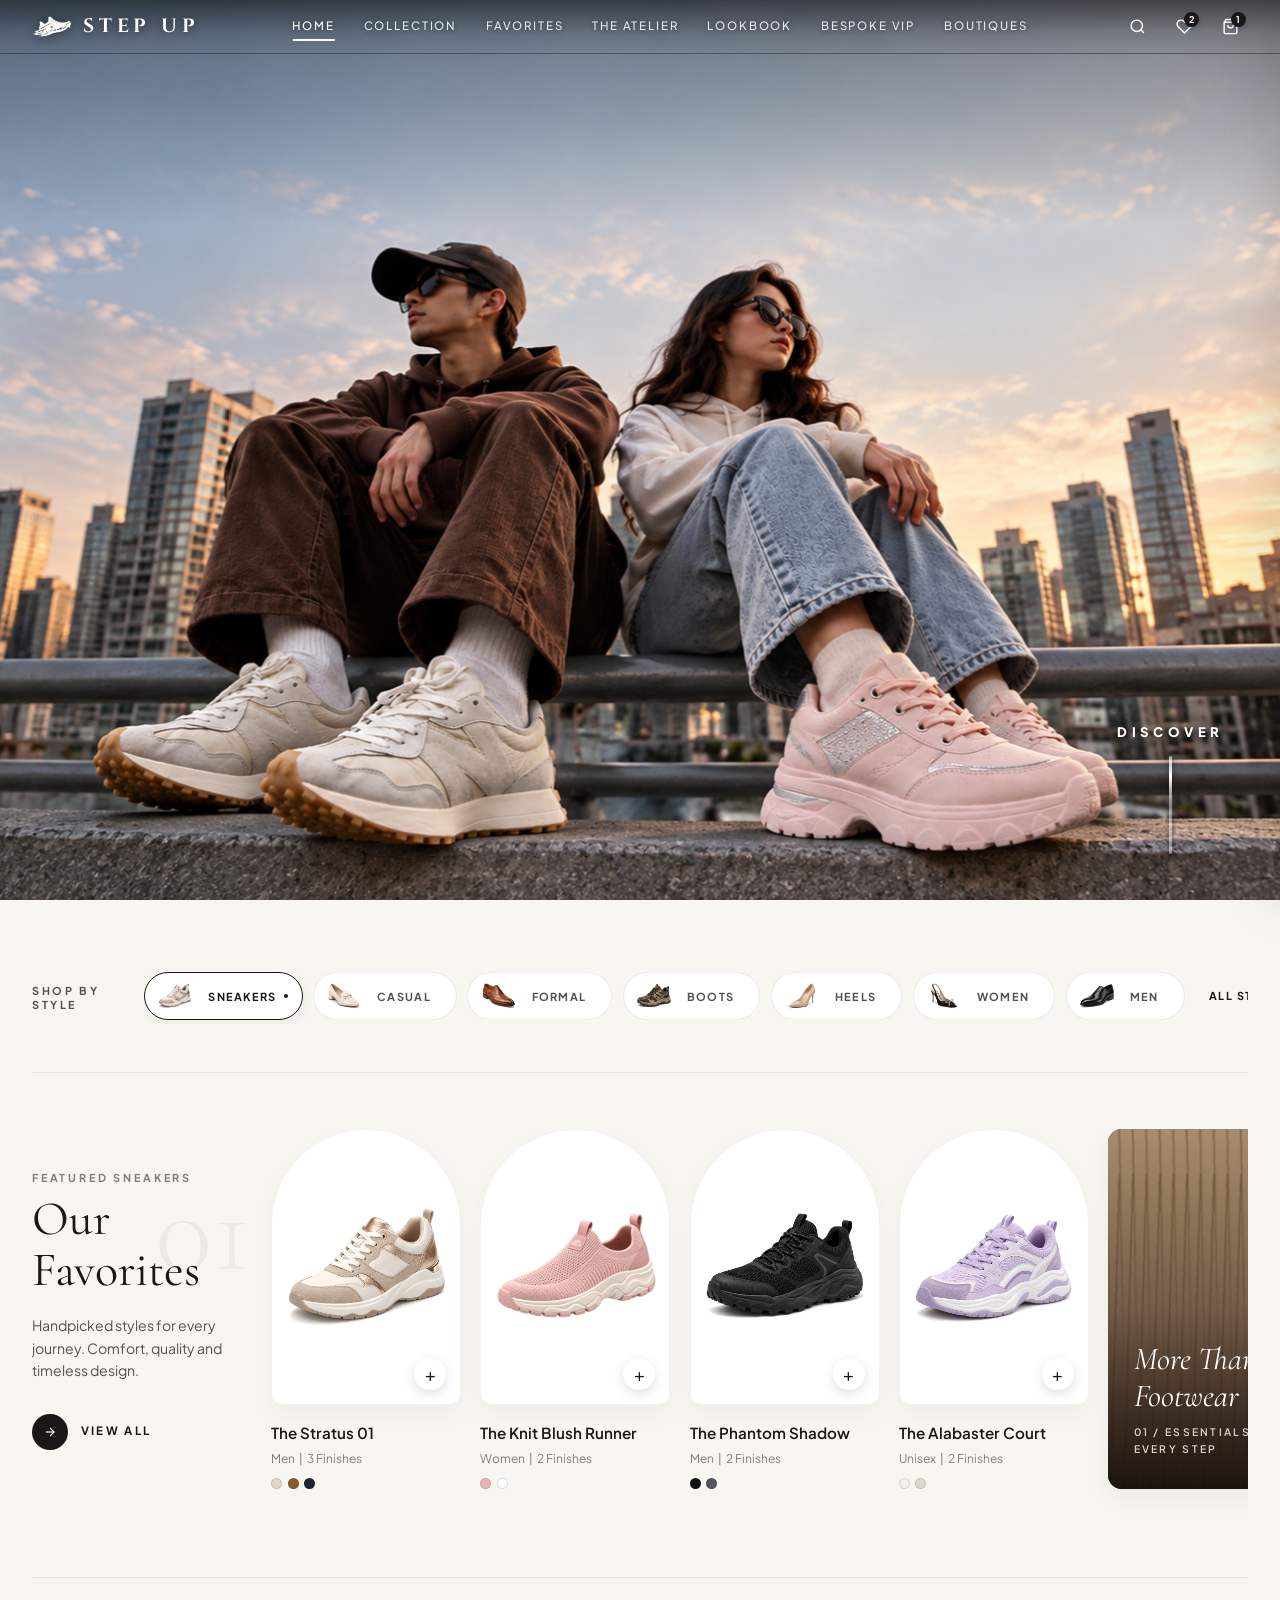
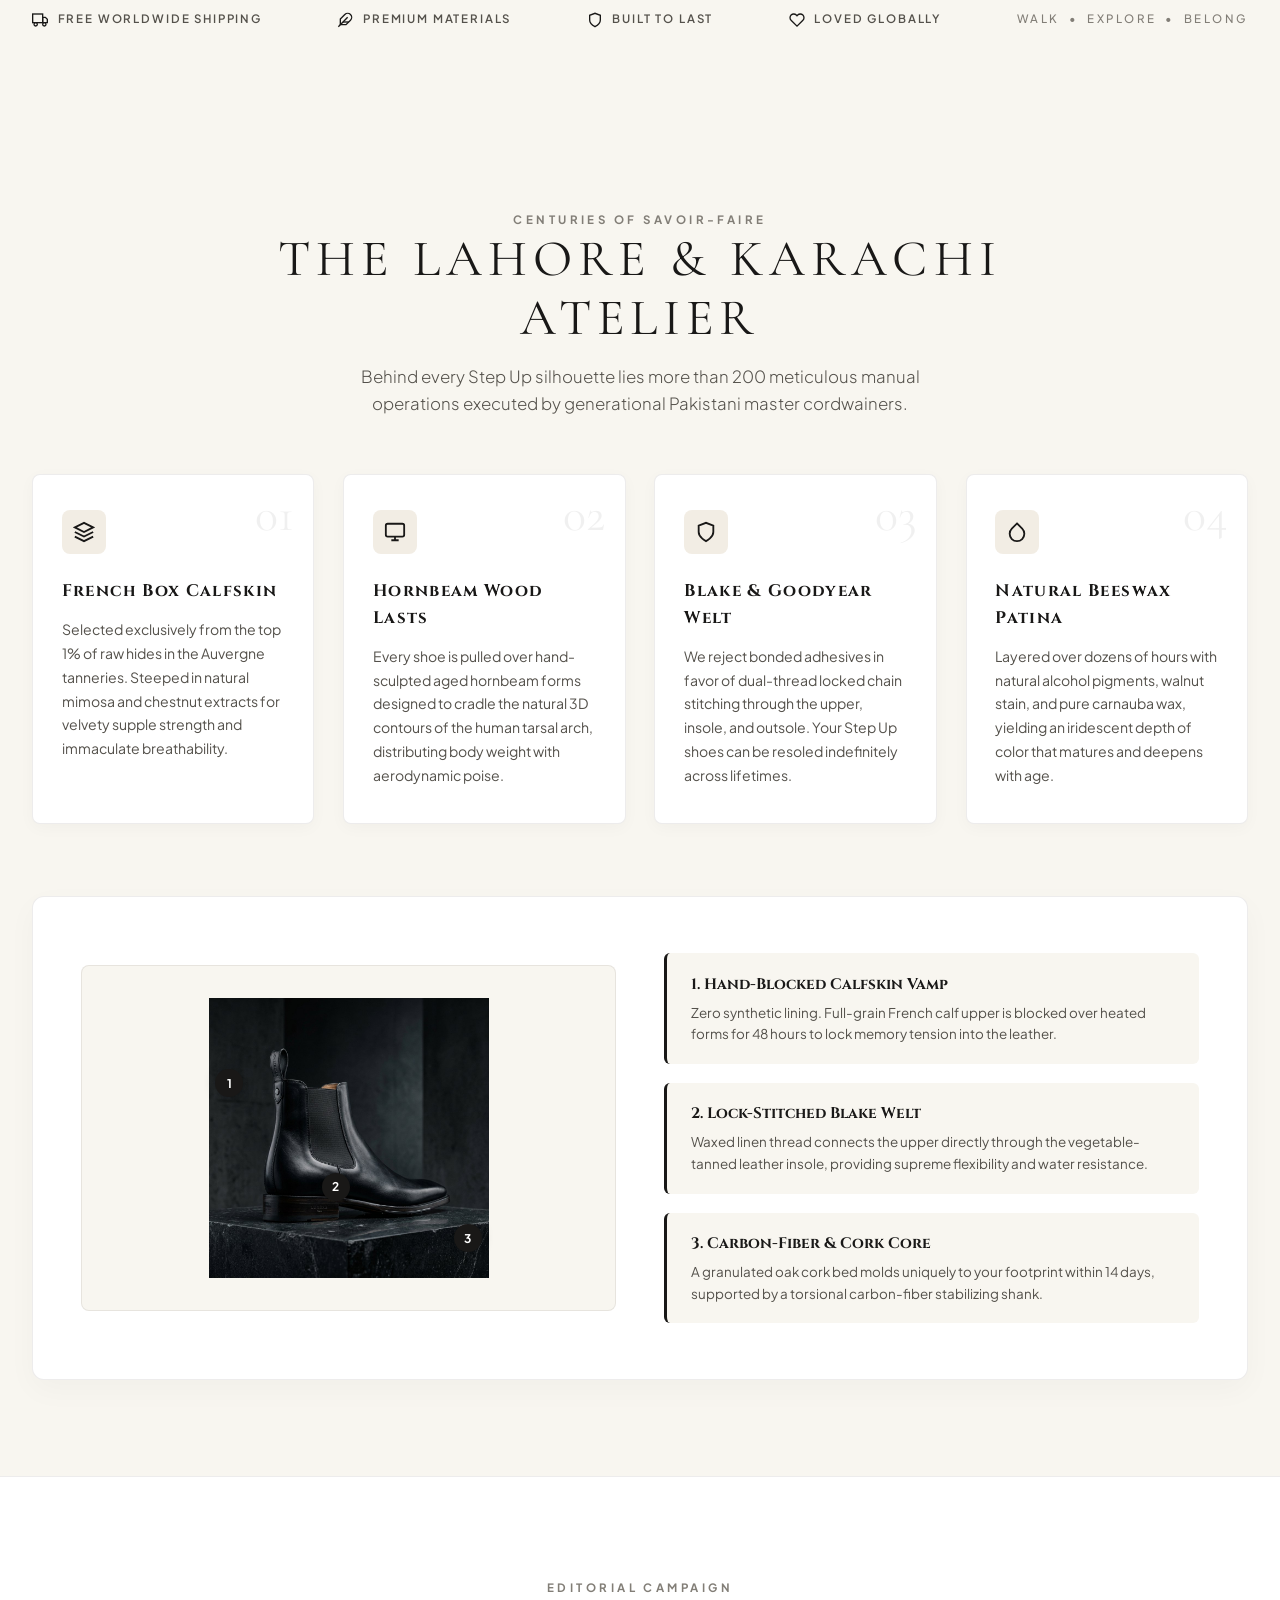
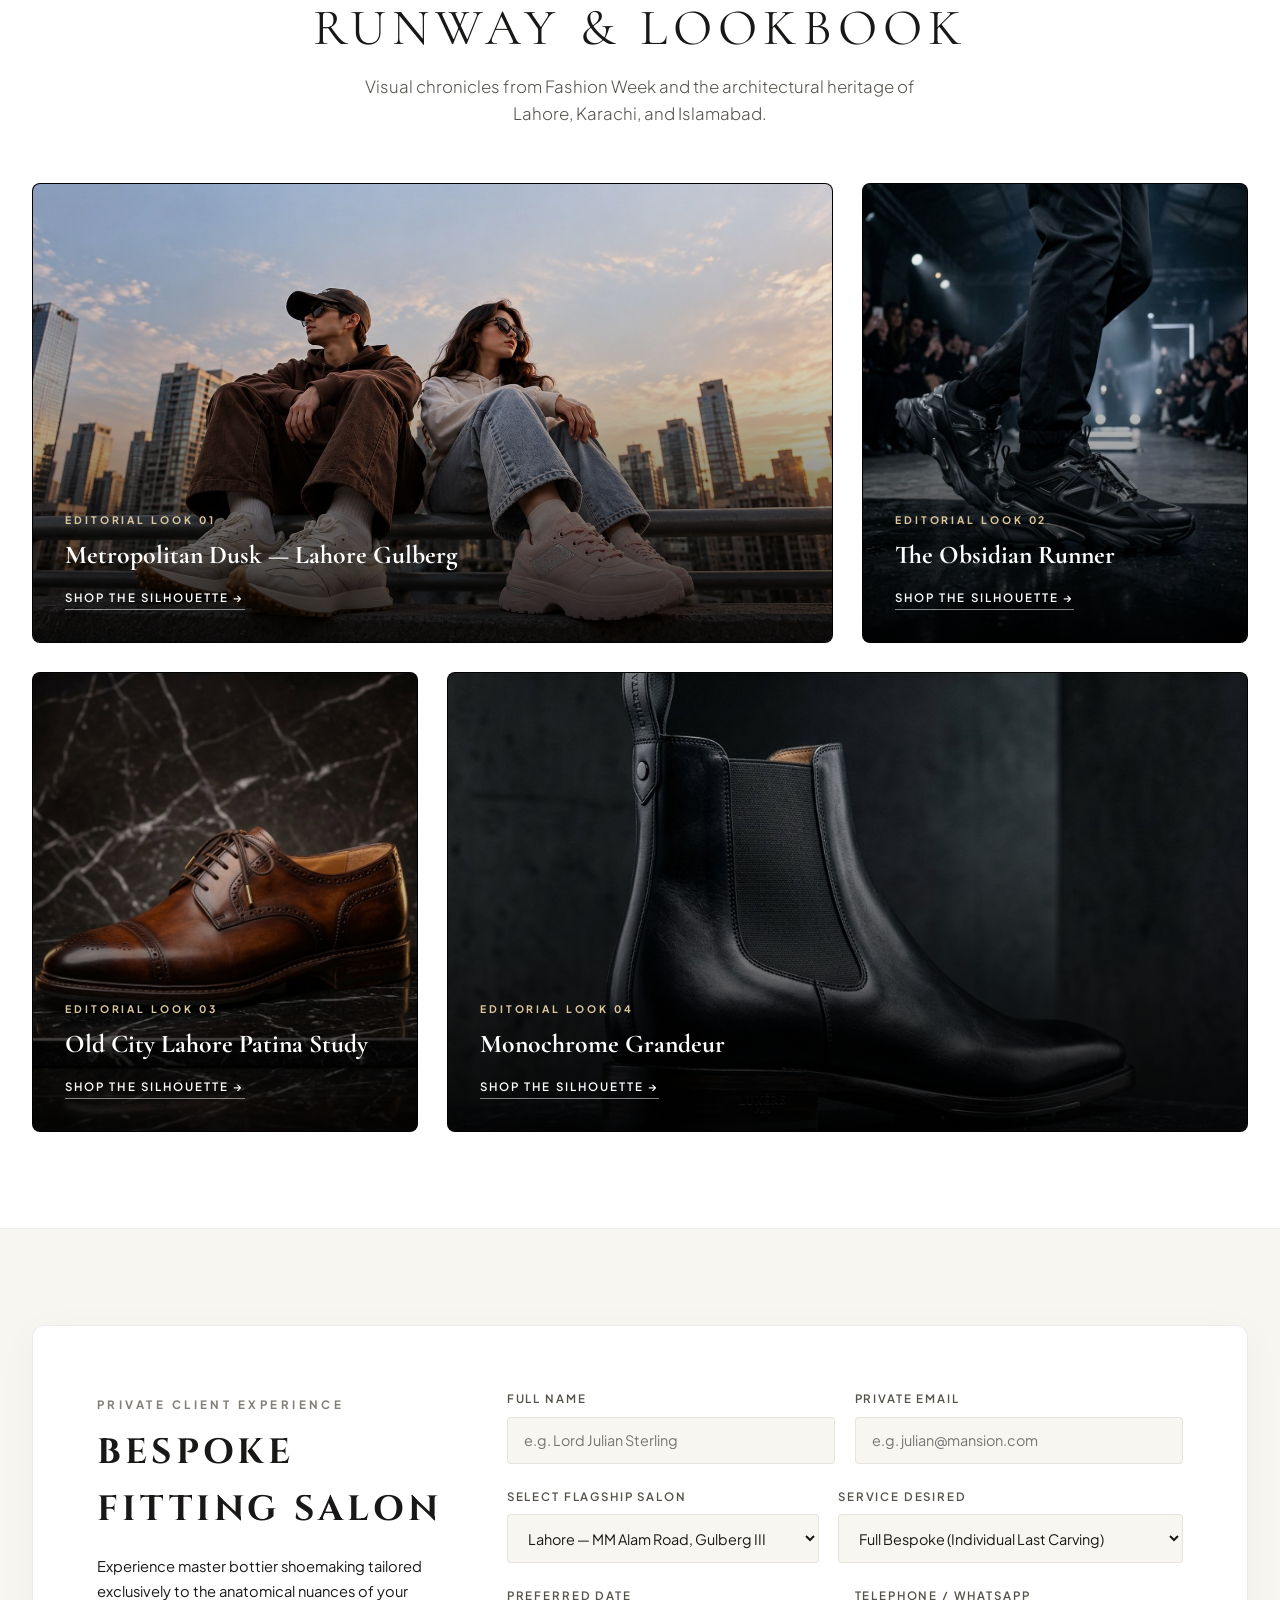
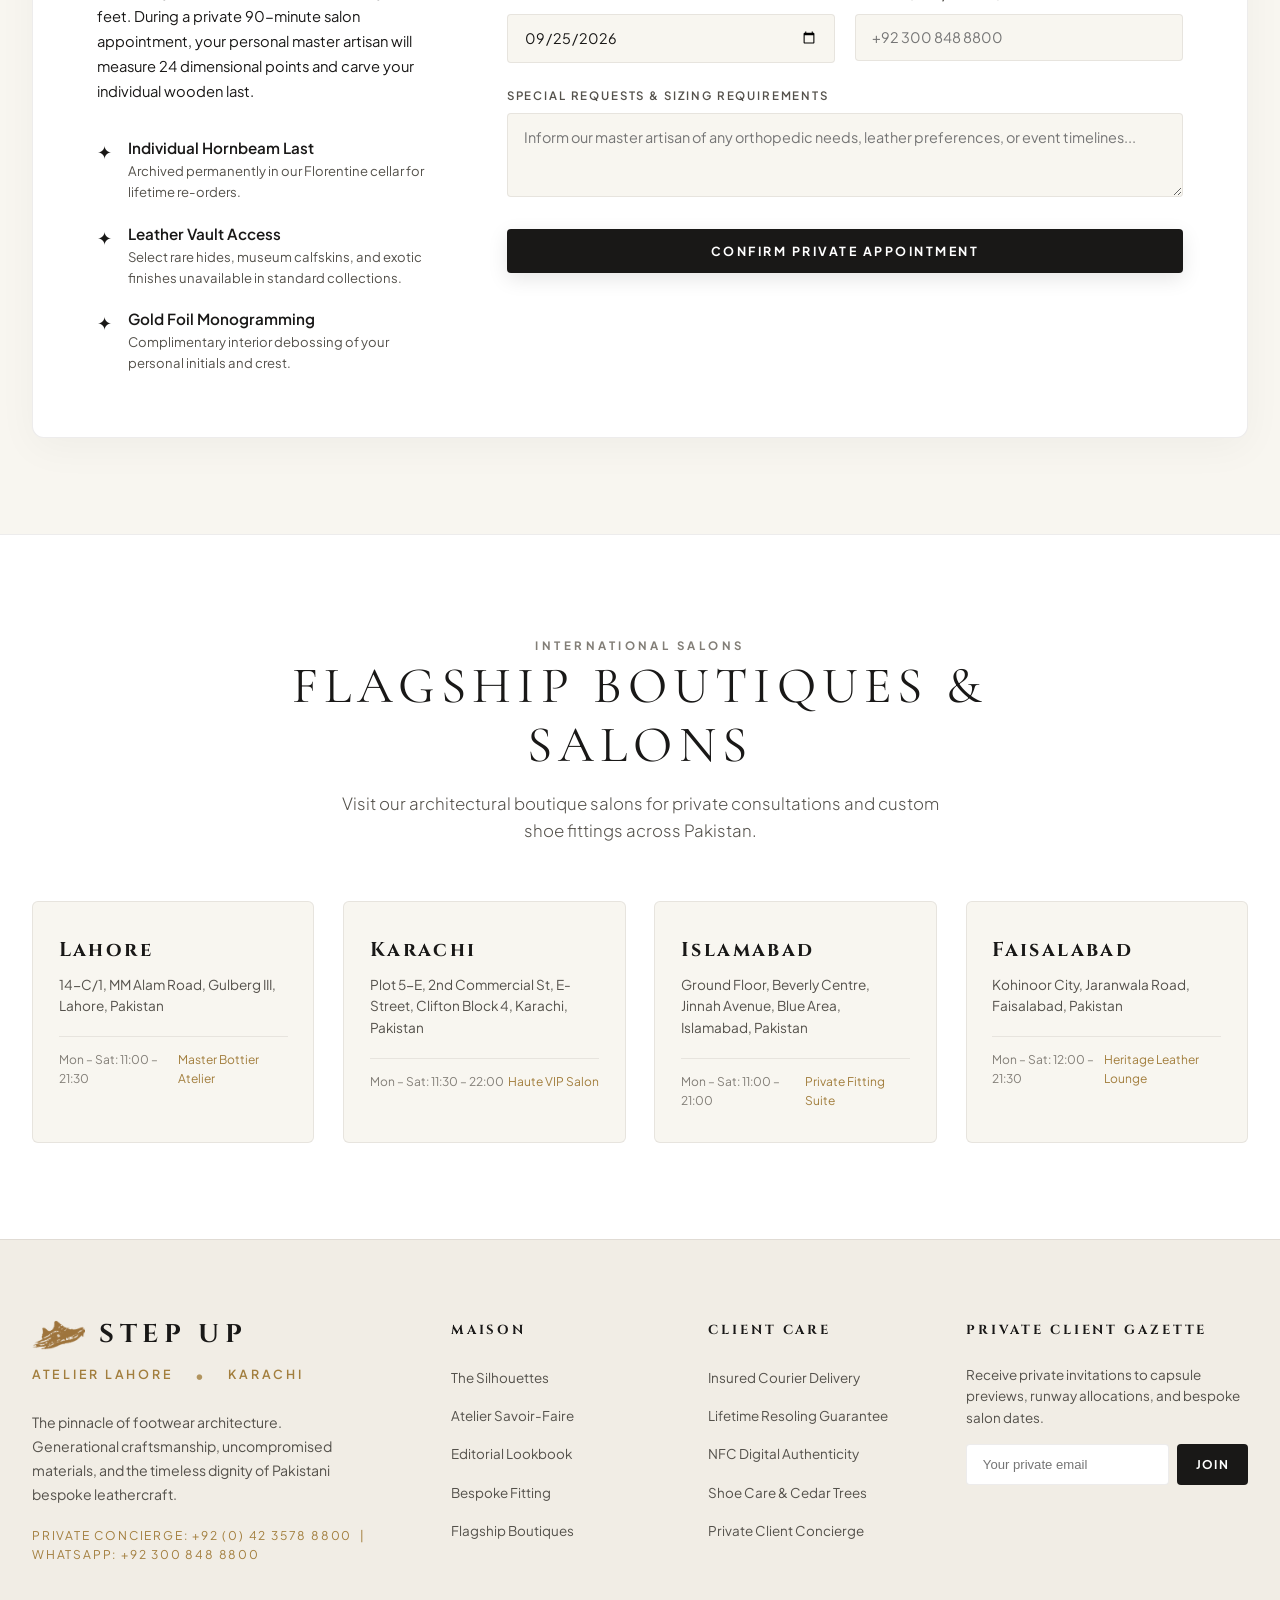
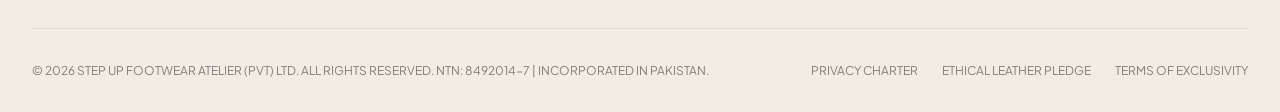
<file: index.html>
<!DOCTYPE html>
<html lang="en">
<head>
  <meta charset="UTF-8">
  <meta name="viewport" content="width=device-width, initial-scale=1.0">
  <title>STEP UP — Haute Maroquinerie & Footwear Maison</title>
  <meta name="description" content="Maison STEP UP. Ultra-high-class footwear handcrafted in Lahore and Karachi. Bespoke derbies, architectural runway sneakers, and haute evening silhouettes.">

  <!-- Favicon icon representation -->
  <link rel="icon" href="data:image/svg+xml,<svg xmlns=%22http://www.w3.org/2000/svg%22 viewBox=%220 0 100 100%22><text y=%22.9em%22 font-size=%2290%22>✦</text></svg>">

  <!-- Master Stylesheet -->
  <link rel="stylesheet" href="css/style.css?v=3.1">
</head>
<body>

  <!-- ========================================================================
       SYNCHRONIZED NAVIGATION BAR
       ======================================================================== -->
  <header id="siteHeader" class="site-header nav-hero">
    <div class="container header-inner">
      <!-- Brand Identity with Athletic Speed Silhouette Logo -->
      <a href="#hero" class="brand-logo" id="brandLogo" aria-label="Step Up Homepage">
        <img src="assets/images/logo_white.png" alt="STEP UP Silhouette" class="brand-logo-img">
        <span class="brand-name">STEP UP</span>
      </a>

      <!-- Synchronized Center Navigation -->
      <nav class="desktop-nav" aria-label="Main Navigation">
        <a href="#hero" class="nav-link active">Home</a>
        <a href="collection.html" class="nav-link">Collection</a>
        <a href="#collections" class="nav-link">Favorites</a>
        <a href="#atelier" class="nav-link">The Atelier</a>
        <a href="#lookbook" class="nav-link">Lookbook</a>
        <a href="#bespoke" class="nav-link">Bespoke VIP</a>
        <a href="#boutiques" class="nav-link">Boutiques</a>
      </nav>

      <!-- Nav Actions (Search, Wishlist, Bag, Mobile Menu) -->
      <div class="header-actions">
        <!-- Search Button -->
        <button id="openSearchBtn" class="action-icon-btn" aria-label="Search Silhouettes">
          <svg width="17" height="17" viewBox="0 0 24 24" fill="none" stroke="currentColor" stroke-width="2">
            <circle cx="11" cy="11" r="8"></circle>
            <line x1="21" y1="21" x2="16.65" y2="16.65"></line>
          </svg>
        </button>

        <!-- Wishlist Button -->
        <button id="openWishlistBtn" class="action-icon-btn" aria-label="View Wishlist" onclick="showToast('Your Private Wishlist has 1 saved silhouette.')">
          <svg width="17" height="17" viewBox="0 0 24 24" fill="none" stroke="currentColor" stroke-width="2">
            <path d="M20.84 4.61a5.5 5.5 0 0 0-7.78 0L12 5.67l-1.06-1.06a5.5 5.5 0 0 0-7.78 7.78l1.06 1.06L12 21.23l7.78-7.78 1.06-1.06a5.5 5.5 0 0 0 0-7.78z"></path>
          </svg>
          <span id="wishlistCounter" class="badge-counter">1</span>
        </button>

        <!-- Shopping Bag Trigger -->
        <button id="openBagBtn" class="action-icon-btn" data-action="open-bag" aria-label="Open Shopping Bag">
          <svg width="17" height="17" viewBox="0 0 24 24" fill="none" stroke="currentColor" stroke-width="2">
            <path d="M6 2L3 6v14a2 2 0 0 0 2 2h14a2 2 0 0 0 2-2V6l-3-4z"></path>
            <line x1="3" y1="6" x2="21" y2="6"></line>
            <path d="M16 10a4 4 0 0 1-8 0"></path>
          </svg>
          <span id="bagCounter" class="badge-counter">1</span>
        </button>

        <!-- Mobile Menu Hamburger -->
        <button id="mobileMenuBtn" class="mobile-menu-btn" aria-label="Toggle Navigation Menu">
          <span></span>
          <span></span>
          <span></span>
        </button>
      </div>
    </div>
  </header>

  <!-- Mobile Fullscreen Navigation Drawer -->
  <div id="mobileNavDrawer" class="mobile-nav-drawer" aria-hidden="true">
    <a href="#hero" class="nav-link">Home / Campaign</a>
    <a href="collection.html" class="nav-link">Collection</a>
    <a href="#collections" class="nav-link">Featured Favorites</a>
    <a href="#atelier" class="nav-link">The Atelier & Craft</a>
    <a href="#lookbook" class="nav-link">Runway Lookbook</a>
    <a href="#bespoke" class="nav-link">Bespoke VIP Salon</a>
    <a href="#boutiques" class="nav-link">Global Boutiques</a>
  </div>

  <main>
    <!-- ======================================================================
         HERO SECTION: STRICTLY BACKGROUND MEDIA (PC/MOBILE) & NAV BAR
         Seamlessly cross-fades into static image when video finishes
         ====================================================================== -->
    <section id="hero" class="hero-section" aria-label="Haute Footwear Campaign Reel">
      <div id="heroMediaContainer" class="hero-media-container">
        <!-- PC Video Layer (Desktop / Tablet) -->
        <video id="heroVideoDesktop" class="hero-media hero-video pc-only" muted playsinline autoplay preload="auto" poster="pc_bg.png">
          <source src="pc_bg.mp4" type="video/mp4">
        </video>

        <!-- Mobile Video Layer (Smartphones) -->
        <video id="heroVideoMobile" class="hero-media hero-video mob-only" muted playsinline autoplay preload="auto" poster="mob_bg.png">
          <source src="mob_bg.mp4" type="video/mp4">
        </video>

        <!-- PC Static Key Visual (Revealed smoothly on video completion) -->
        <img id="heroImageDesktop" class="hero-media hero-image pc-only" src="pc_bg.png" alt="STEP UP Luxury Footwear Campaign PC" loading="eager">

        <!-- Mobile Static Key Visual (Revealed smoothly on video completion) -->
        <img id="heroImageMobile" class="hero-media hero-image mob-only" src="mob_bg.png" alt="STEP UP Luxury Footwear Campaign Mobile" loading="eager">

        <!-- Soft Vignette Filter -->
        <div class="hero-overlay-vignette"></div>

        <!-- Minimal Mobile Hero Caption (Only Mobile - Displayed on Static Picture Background) -->
        <div class="hero-mobile-minimal mob-only" aria-hidden="true">
          <span class="mob-min-tag">AUTUMN / WINTER 2026</span>
          <h2 class="mob-min-title">HAUTE FOOTWEAR</h2>
          <span class="mob-min-subtitle">ATELIER LAHORE &bull; KARACHI</span>
        </div>

        <!-- Right Corner Discover Button & Slim Animated Bar -->
        <a href="#collections" class="hero-scroll-indicator" aria-label="Discover Footwear Collection">
          <span class="scroll-text">DISCOVER</span>
          <div class="scroll-line-container">
            <div class="scroll-line-dot"></div>
          </div>
        </a>
      </div>
    </section>

    <!-- ======================================================================
         FEATURED PRODUCT SHOWCASE: EXACT ARCHED DISPLAY & SHOP BY STYLE
         ====================================================================== -->
    <section id="collections" class="product-showcase-section">
      <div class="container">
        
        <!-- SHOP BY STYLE CAPSULES BAR -->
        <div class="shop-by-style-bar">
          <div class="shop-style-label">SHOP BY<br>STYLE</div>
          <div class="style-capsules-scroll">
            <button class="style-capsule active" data-style="sneakers">
              <div class="capsule-img-wrap">
                <img src="assets/images/style_thumbs/thumb_sneakers.png" alt="Sneakers">
              </div>
              <span class="capsule-title">SNEAKERS</span>
              <span class="capsule-dot"></span>
            </button>

            <button class="style-capsule" data-style="casual">
              <div class="capsule-img-wrap">
                <img src="assets/images/style_thumbs/thumb_casual.png" alt="Casual">
              </div>
              <span class="capsule-title">CASUAL</span>
              <span class="capsule-dot"></span>
            </button>

            <button class="style-capsule" data-style="formal">
              <div class="capsule-img-wrap">
                <img src="assets/images/style_thumbs/thumb_formal.png" alt="Formal">
              </div>
              <span class="capsule-title">FORMAL</span>
              <span class="capsule-dot"></span>
            </button>

            <button class="style-capsule" data-style="boots">
              <div class="capsule-img-wrap">
                <img src="assets/images/style_thumbs/thumb_boots.png" alt="Boots">
              </div>
              <span class="capsule-title">BOOTS</span>
              <span class="capsule-dot"></span>
            </button>

            <button class="style-capsule" data-style="heels">
              <div class="capsule-img-wrap">
                <img src="assets/images/style_thumbs/thumb_sandals.png" alt="Heels & Pumps">
              </div>
              <span class="capsule-title">HEELS</span>
              <span class="capsule-dot"></span>
            </button>

            <button class="style-capsule" data-style="women">
              <div class="capsule-img-wrap">
                <img src="assets/images/style_thumbs/thumb_women.png" alt="Women">
              </div>
              <span class="capsule-title">WOMEN</span>
              <span class="capsule-dot"></span>
            </button>

            <button class="style-capsule" data-style="men">
              <div class="capsule-img-wrap">
                <img src="assets/images/style_thumbs/thumb_men.png" alt="Men">
              </div>
              <span class="capsule-title">MEN</span>
              <span class="capsule-dot"></span>
            </button>

            <a href="collection.html" class="all-styles-link">
              <span>ALL STYLES</span>
              <svg width="14" height="14" viewBox="0 0 24 24" fill="none" stroke="currentColor" stroke-width="2">
                <line x1="5" y1="12" x2="19" y2="12"></line>
                <polyline points="12 5 19 12 12 19"></polyline>
              </svg>
            </a>
          </div>
        </div>

        <!-- MAIN ARCHED FAVORITES SHOWCASE -->
        <div class="favorites-showcase-container">
          
          <!-- Column 1: Featured Intro Dynamic Card -->
          <div class="favorites-intro-card">
            <span class="featured-eyebrow" id="showcaseEyebrow">FEATURED SNEAKERS</span>
            <div class="featured-number-watermark" id="showcaseWatermark">01</div>
            <h2 class="featured-main-title" id="showcaseTitle">Our<br>Favorites</h2>
            <p class="featured-desc" id="showcaseDesc">
              Handpicked styles for every journey. Comfort, quality and timeless design.
            </p>
            <a href="collection.html?style=sneakers" class="view-all-btn" id="showcaseViewAllBtn">
              <span class="arrow-circle">
                <svg width="14" height="14" viewBox="0 0 24 24" fill="none" stroke="currentColor" stroke-width="2">
                  <line x1="5" y1="12" x2="19" y2="12"></line>
                  <polyline points="12 5 19 12 12 19"></polyline>
                </svg>
              </span>
              <span id="showcaseViewAllText">VIEW ALL</span>
            </a>
          </div>

          <!-- Dynamic Arched Cards Track (Populated by app.js based on selected category) -->
          <div id="archCardsRow" class="arch-cards-row">
            <!-- Card 1: Stratus 01 Cream Runner -->
            <article class="arch-card-wrapper" data-id="p13">
              <div class="arch-image-frame" onclick="openQuickViewModal('p13')">
                <img src="assets/products/p13.png" alt="The Stratus 01 Cream Runner" loading="lazy">
                <button class="arch-quick-add-btn" data-action="quickadd" data-id="p13" aria-label="Add The Stratus 01 to Bag">+</button>
              </div>
              <div class="arch-card-meta">
                <h3 class="arch-product-name" onclick="openQuickViewModal('p13')">The Stratus 01</h3>
                <span class="arch-product-subtitle">Men &nbsp;|&nbsp; 3 Finishes</span>
                <div class="arch-color-swatches">
                  <span class="color-swatch-dot" style="background-color: #dfd7cb;"></span>
                  <span class="color-swatch-dot" style="background-color: #8b5a2b;"></span>
                  <span class="color-swatch-dot" style="background-color: #1e2430;"></span>
                </div>
              </div>
            </article>

            <!-- Card 2: The Knit Blush Runner -->
            <article class="arch-card-wrapper" data-id="p17">
              <div class="arch-image-frame" onclick="openQuickViewModal('p17')">
                <img src="assets/products/p17.png" alt="The Slip-On Knit Blush Sneaker" loading="lazy">
                <button class="arch-quick-add-btn" data-action="quickadd" data-id="p17" aria-label="Add The Knit Blush to Bag">+</button>
              </div>
              <div class="arch-card-meta">
                <h3 class="arch-product-name" onclick="openQuickViewModal('p17')">The Knit Blush Runner</h3>
                <span class="arch-product-subtitle">Women &nbsp;|&nbsp; 2 Finishes</span>
                <div class="arch-color-swatches">
                  <span class="color-swatch-dot" style="background-color: #e8b4b8;"></span>
                  <span class="color-swatch-dot" style="background-color: #ffffff;"></span>
                </div>
              </div>
            </article>

            <!-- Card 3: The Phantom Shadow -->
            <article class="arch-card-wrapper" data-id="p15">
              <div class="arch-image-frame" onclick="openQuickViewModal('p15')">
                <img src="assets/products/p15.png" alt="The Phantom Shadow Runner" loading="lazy">
                <button class="arch-quick-add-btn" data-action="quickadd" data-id="p15" aria-label="Add The Phantom Shadow to Bag">+</button>
              </div>
              <div class="arch-card-meta">
                <h3 class="arch-product-name" onclick="openQuickViewModal('p15')">The Phantom Shadow</h3>
                <span class="arch-product-subtitle">Men &nbsp;|&nbsp; 2 Finishes</span>
                <div class="arch-color-swatches">
                  <span class="color-swatch-dot" style="background-color: #121214;"></span>
                  <span class="color-swatch-dot" style="background-color: #55555c;"></span>
                </div>
              </div>
            </article>

            <!-- Card 4: The Alabaster Court Sneaker -->
            <article class="arch-card-wrapper" data-id="p12">
              <div class="arch-image-frame" onclick="openQuickViewModal('p12')">
                <img src="assets/products/p12.png" alt="The Alabaster Court Sneaker" loading="lazy">
                <button class="arch-quick-add-btn" data-action="quickadd" data-id="p12" aria-label="Add The Alabaster Court to Bag">+</button>
              </div>
              <div class="arch-card-meta">
                <h3 class="arch-product-name" onclick="openQuickViewModal('p12')">The Alabaster Court</h3>
                <span class="arch-product-subtitle">Unisex &nbsp;|&nbsp; 2 Finishes</span>
                <div class="arch-color-swatches">
                  <span class="color-swatch-dot" style="background-color: #f4f1ea;"></span>
                  <span class="color-swatch-dot" style="background-color: #ded9cf;"></span>
                </div>
              </div>
            </article>
          </div>

          <!-- Card 5 / Right Editorial: "More Than Footwear" -->
          <div class="arch-editorial-card">
            <img src="assets/images/product_display/mountain_editorial.jpg" alt="More Than Footwear Editorial" loading="lazy">
            <div class="arch-editorial-overlay"></div>
            <div class="arch-editorial-content">
              <h3 class="arch-editorial-title" id="showcaseEditorialTitle">More Than<br>Footwear</h3>
              <div class="arch-editorial-sub" id="showcaseEditorialSub">01 / ESSENTIALS IN EVERY STEP</div>
            </div>
          </div>

        </div>

        <!-- BOTTOM TRUST BAR (Exact from user screenshot) -->
        <div class="showcase-trust-bar">
          <div class="trust-item">
            <svg viewBox="0 0 24 24" fill="none" stroke="currentColor" stroke-width="2">
              <rect x="1" y="3" width="15" height="13"></rect>
              <polygon points="16 8 20 8 23 11 23 16 16 16 16 16 16 8"></polygon>
              <circle cx="5.5" cy="18.5" r="2.5"></circle>
              <circle cx="18.5" cy="18.5" r="2.5"></circle>
            </svg>
            <span>FREE WORLDWIDE SHIPPING</span>
          </div>

          <div class="trust-item">
            <svg viewBox="0 0 24 24" fill="none" stroke="currentColor" stroke-width="2">
              <path d="M20.24 12.24a6 6 0 0 0-8.49-8.49L5 10.5V19h8.5z"></path>
              <line x1="16" y1="8" x2="2" y2="22"></line>
              <line x1="17.5" y1="15" x2="9" y2="15"></line>
            </svg>
            <span>PREMIUM MATERIALS</span>
          </div>

          <div class="trust-item">
            <svg viewBox="0 0 24 24" fill="none" stroke="currentColor" stroke-width="2">
              <path d="M12 22s8-4 8-10V5l-8-3-8 3v7c0 6 8 10 8 10z"></path>
            </svg>
            <span>BUILT TO LAST</span>
          </div>

          <div class="trust-item">
            <svg viewBox="0 0 24 24" fill="none" stroke="currentColor" stroke-width="2">
              <path d="M20.84 4.61a5.5 5.5 0 0 0-7.78 0L12 5.67l-1.06-1.06a5.5 5.5 0 0 0-7.78 7.78l1.06 1.06L12 21.23l7.78-7.78 1.06-1.06a5.5 5.5 0 0 0 0-7.78z"></path>
            </svg>
            <span>LOVED GLOBALLY</span>
          </div>

          <div class="trust-tagline">
            WALK &nbsp;•&nbsp; EXPLORE &nbsp;•&nbsp; BELONG
          </div>
        </div>

      </div>
    </section>

    <!-- ======================================================================
         THE ATELIER & MASTER CRAFTSMANSHIP
         ====================================================================== -->
    <section id="atelier" class="section-wrapper atelier-section">
      <div class="container">
        <div class="section-header">
          <span class="section-eyebrow">Centuries of Savoir-Faire</span>
          <h2 class="section-title display-title gold-gradient-text">The Lahore & Karachi Atelier</h2>
          <p class="section-desc">
            Behind every Step Up silhouette lies more than 200 meticulous manual operations executed by generational Pakistani master cordwainers.
          </p>
        </div>

        <div class="atelier-cards-grid">
          <!-- Pillar 1 -->
          <div class="atelier-pillar-card">
            <span class="pillar-number">01</span>
            <div class="pillar-icon">
              <svg width="22" height="22" viewBox="0 0 24 24" fill="none" stroke="currentColor" stroke-width="2">
                <polygon points="12 2 2 7 12 12 22 7 12 2"></polygon>
                <polyline points="2 17 12 22 22 17"></polyline>
                <polyline points="2 12 12 17 22 12"></polyline>
              </svg>
            </div>
            <h3 class="pillar-title">French Box Calfskin</h3>
            <p class="pillar-text">
              Selected exclusively from the top 1% of raw hides in the Auvergne tanneries. Steeped in natural mimosa and chestnut extracts for velvety supple strength and immaculate breathability.
            </p>
          </div>

          <!-- Pillar 2 -->
          <div class="atelier-pillar-card">
            <span class="pillar-number">02</span>
            <div class="pillar-icon">
              <svg width="22" height="22" viewBox="0 0 24 24" fill="none" stroke="currentColor" stroke-width="2">
                <rect x="2" y="3" width="20" height="14" rx="2" ry="2"></rect>
                <line x1="8" y1="21" x2="16" y2="21"></line>
                <line x1="12" y1="17" x2="12" y2="21"></line>
              </svg>
            </div>
            <h3 class="pillar-title">Hornbeam Wood Lasts</h3>
            <p class="pillar-text">
              Every shoe is pulled over hand-sculpted aged hornbeam forms designed to cradle the natural 3D contours of the human tarsal arch, distributing body weight with aerodynamic poise.
            </p>
          </div>

          <!-- Pillar 3 -->
          <div class="atelier-pillar-card">
            <span class="pillar-number">03</span>
            <div class="pillar-icon">
              <svg width="22" height="22" viewBox="0 0 24 24" fill="none" stroke="currentColor" stroke-width="2">
                <path d="M12 22s8-4 8-10V5l-8-3-8 3v7c0 6 8 10 8 10z"></path>
              </svg>
            </div>
            <h3 class="pillar-title">Blake & Goodyear Welt</h3>
            <p class="pillar-text">
              We reject bonded adhesives in favor of dual-thread locked chain stitching through the upper, insole, and outsole. Your Step Up shoes can be resoled indefinitely across lifetimes.
            </p>
          </div>

          <!-- Pillar 4 -->
          <div class="atelier-pillar-card">
            <span class="pillar-number">04</span>
            <div class="pillar-icon">
              <svg width="22" height="22" viewBox="0 0 24 24" fill="none" stroke="currentColor" stroke-width="2">
                <path d="M12 2.69l5.66 5.66a8 8 0 1 1-11.31 0z"></path>
              </svg>
            </div>
            <h3 class="pillar-title">Natural Beeswax Patina</h3>
            <p class="pillar-text">
              Layered over dozens of hours with natural alcohol pigments, walnut stain, and pure carnauba wax, yielding an iridescent depth of color that matures and deepens with age.
            </p>
          </div>
        </div>

        <!-- Interactive Anatomical Diagram -->
        <div class="craft-diagram-container">
          <div class="diagram-interactive">
            <img src="assets/images/chelsea_boot.jpg" alt="Anatomy of Step Up Footwear">
            <div class="diagram-hotspot hotspot-1" title="Anatomical Last Curve">1</div>
            <div class="diagram-hotspot hotspot-2" title="Blake Lock Stitch">2</div>
            <div class="diagram-hotspot hotspot-3" title="Tempered Steel Shank">3</div>
          </div>
          <div class="diagram-info-box">
            <div class="hotspot-detail-card">
              <h4 class="hotspot-detail-title">1. Hand-Blocked Calfskin Vamp</h4>
              <p class="hotspot-detail-desc">Zero synthetic lining. Full-grain French calf upper is blocked over heated forms for 48 hours to lock memory tension into the leather.</p>
            </div>
            <div class="hotspot-detail-card">
              <h4 class="hotspot-detail-title">2. Lock-Stitched Blake Welt</h4>
              <p class="hotspot-detail-desc">Waxed linen thread connects the upper directly through the vegetable-tanned leather insole, providing supreme flexibility and water resistance.</p>
            </div>
            <div class="hotspot-detail-card">
              <h4 class="hotspot-detail-title">3. Carbon-Fiber & Cork Core</h4>
              <p class="hotspot-detail-desc">A granulated oak cork bed molds uniquely to your footprint within 14 days, supported by a torsional carbon-fiber stabilizing shank.</p>
            </div>
          </div>
        </div>
      </div>
    </section>

    <!-- ======================================================================
         RUNWAY LOOKBOOK & EDITORIAL GALLERY
         ====================================================================== -->
    <section id="lookbook" class="section-wrapper lookbook-section">
      <div class="container">
        <div class="section-header">
          <span class="section-eyebrow">Editorial Campaign</span>
          <h2 class="section-title display-title gold-gradient-text">Runway & Lookbook</h2>
          <p class="section-desc">
            Visual chronicles from Fashion Week and the architectural heritage of Lahore, Karachi, and Islamabad.
          </p>
        </div>

        <div class="lookbook-masonry">
          <div class="lookbook-card featured-large">
            <img src="assets/images/campaign_editorial.jpg" alt="Campaign Skyline Runway" loading="lazy">
            <div class="lookbook-overlay">
              <span class="lookbook-tag">EDITORIAL LOOK 01</span>
              <h3 class="lookbook-heading">Metropolitan Dusk — Lahore Gulberg</h3>
              <a href="#collections" class="lookbook-link">Shop The Silhouette →</a>
            </div>
          </div>

          <div class="lookbook-card">
            <img src="assets/images/runway_sneaker.jpg" alt="Runway Noir Collection" loading="lazy">
            <div class="lookbook-overlay">
              <span class="lookbook-tag">EDITORIAL LOOK 02</span>
              <h3 class="lookbook-heading">The Obsidian Runner</h3>
              <a href="#collections" class="lookbook-link">Shop The Silhouette →</a>
            </div>
          </div>

          <div class="lookbook-card">
            <img src="assets/images/derby_shoe.jpg" alt="Bespoke Patina Salon" loading="lazy">
            <div class="lookbook-overlay">
              <span class="lookbook-tag">EDITORIAL LOOK 03</span>
              <h3 class="lookbook-heading">Old City Lahore Patina Study</h3>
              <a href="#collections" class="lookbook-link">Shop The Silhouette →</a>
            </div>
          </div>

          <div class="lookbook-card featured-large">
            <img src="assets/images/chelsea_boot.jpg" alt="Haute Boot Edition" loading="lazy">
            <div class="lookbook-overlay">
              <span class="lookbook-tag">EDITORIAL LOOK 04</span>
              <h3 class="lookbook-heading">Monochrome Grandeur</h3>
              <a href="#collections" class="lookbook-link">Shop The Silhouette →</a>
            </div>
          </div>
        </div>
      </div>
    </section>

    <!-- ======================================================================
         BESPOKE VIP SALON & PRIVATE FITTING
         ====================================================================== -->
    <section id="bespoke" class="section-wrapper bespoke-section">
      <div class="container">
        <div class="bespoke-wrapper">
          <div class="bespoke-grid">
            <div class="bespoke-info">
              <span class="section-eyebrow">Private Client Experience</span>
              <h2 class="display-title gold-gradient-text" style="font-size:2.2rem; margin:0.6rem 0 1rem;">Bespoke Fitting Salon</h2>
              <p style="color:var(--platinum-dim); font-size:0.92rem; line-height:1.7;">
                Experience master bottier shoemaking tailored exclusively to the anatomical nuances of your feet. During a private 90-minute salon appointment, your personal master artisan will measure 24 dimensional points and carve your individual wooden last.
              </p>
              
              <div class="bespoke-perks">
                <div class="perk-row">
                  <div class="perk-icon">✦</div>
                  <div class="perk-text">
                    <h5>Individual Hornbeam Last</h5>
                    <p>Archived permanently in our Florentine cellar for lifetime re-orders.</p>
                  </div>
                </div>
                <div class="perk-row">
                  <div class="perk-icon">✦</div>
                  <div class="perk-text">
                    <h5>Leather Vault Access</h5>
                    <p>Select rare hides, museum calfskins, and exotic finishes unavailable in standard collections.</p>
                  </div>
                </div>
                <div class="perk-row">
                  <div class="perk-icon">✦</div>
                  <div class="perk-text">
                    <h5>Gold Foil Monogramming</h5>
                    <p>Complimentary interior debossing of your personal initials and crest.</p>
                  </div>
                </div>
              </div>
            </div>

            <!-- Booking Form -->
            <form id="bespokeBookingForm" class="bespoke-form">
              <div class="form-row">
                <div class="form-group">
                  <label class="form-label" for="clientName">Full Name</label>
                  <input type="text" id="clientName" class="form-input" placeholder="e.g. Lord Julian Sterling" required>
                </div>
                <div class="form-group">
                  <label class="form-label" for="clientEmail">Private Email</label>
                  <input type="email" id="clientEmail" class="form-input" placeholder="e.g. julian@mansion.com" required>
                </div>
              </div>

              <div class="form-row">
                <div class="form-group">
                  <label class="form-label" for="salonSelect">Select Flagship Salon</label>
                  <select id="salonSelect" class="form-select" required>
                    <option value="Lahore MM Alam">Lahore — MM Alam Road, Gulberg III</option>
                    <option value="Karachi Clifton">Karachi — E-Street, Clifton Block 4</option>
                    <option value="Islamabad Blue Area">Islamabad — Beverly Centre, Blue Area</option>
                    <option value="Faisalabad Kohinoor">Faisalabad — Kohinoor City Salon</option>
                  </select>
                </div>
                <div class="form-group">
                  <label class="form-label" for="serviceSelect">Service Desired</label>
                  <select id="serviceSelect" class="form-select" required>
                    <option value="Bespoke Last Carving">Full Bespoke (Individual Last Carving)</option>
                    <option value="Made to Measure Runner">Made-to-Measure Runway Sneaker</option>
                    <option value="Patina Consultation">Custom Hand Patina Workshop</option>
                    <option value="VIP Private Fitting">VIP Private Fitting & Champagne Reception</option>
                  </select>
                </div>
              </div>

              <div class="form-row">
                <div class="form-group">
                  <label class="form-label" for="bookingDate">Preferred Date</label>
                  <input type="date" id="bookingDate" class="form-input" required value="2026-09-25">
                </div>
                <div class="form-group">
                  <label class="form-label" for="clientPhone">Telephone / WhatsApp</label>
                  <input type="tel" id="clientPhone" class="form-input" placeholder="+92 300 848 8800">
                </div>
              </div>

              <div class="form-group">
                <label class="form-label" for="clientNotes">Special Requests & Sizing Requirements</label>
                <textarea id="clientNotes" class="form-textarea" rows="3" placeholder="Inform our master artisan of any orthopedic needs, leather preferences, or event timelines..."></textarea>
              </div>

              <button type="submit" class="cta-luxury-btn" style="width:100%; justify-content:center; margin-top:0.5rem;">
                <span>CONFIRM PRIVATE APPOINTMENT</span>
              </button>
            </form>
          </div>
        </div>
      </div>
    </section>

    <!-- ======================================================================
         GLOBAL BOUTIQUES SECTION
         ====================================================================== -->
    <section id="boutiques" class="section-wrapper boutiques-section">
      <div class="container">
        <div class="section-header">
          <span class="section-eyebrow">International Salons</span>
          <h2 class="section-title display-title gold-gradient-text">Flagship Boutiques & Salons</h2>
          <p class="section-desc">
            Visit our architectural boutique salons for private consultations and custom shoe fittings across Pakistan.
          </p>
        </div>

        <div class="boutiques-grid">
          <div class="boutique-card">
            <h3 class="boutique-city">Lahore</h3>
            <p class="boutique-address">14-C/1, MM Alam Road, Gulberg III, Lahore, Pakistan</p>
            <div class="boutique-hours">
              <span>Mon – Sat: 11:00 – 21:30</span>
              <span style="color:var(--gold-warm);">Master Bottier Atelier</span>
            </div>
          </div>

          <div class="boutique-card">
            <h3 class="boutique-city">Karachi</h3>
            <p class="boutique-address">Plot 5-E, 2nd Commercial St, E-Street, Clifton Block 4, Karachi, Pakistan</p>
            <div class="boutique-hours">
              <span>Mon – Sat: 11:30 – 22:00</span>
              <span style="color:var(--gold-warm);">Haute VIP Salon</span>
            </div>
          </div>

          <div class="boutique-card">
            <h3 class="boutique-city">Islamabad</h3>
            <p class="boutique-address">Ground Floor, Beverly Centre, Jinnah Avenue, Blue Area, Islamabad, Pakistan</p>
            <div class="boutique-hours">
              <span>Mon – Sat: 11:00 – 21:00</span>
              <span style="color:var(--gold-warm);">Private Fitting Suite</span>
            </div>
          </div>

          <div class="boutique-card">
            <h3 class="boutique-city">Faisalabad</h3>
            <p class="boutique-address">Kohinoor City, Jaranwala Road, Faisalabad, Pakistan</p>
            <div class="boutique-hours">
              <span>Mon – Sat: 12:00 – 21:30</span>
              <span style="color:var(--gold-warm);">Heritage Leather Lounge</span>
            </div>
          </div>
        </div>
      </div>
    </section>
  </main>

  <!-- ========================================================================
       MAISON FOOTER
       ======================================================================== -->
  <footer class="site-footer">
    <div class="container">
      <div class="footer-top">
        <div class="footer-brand">
          <div class="footer-brand-header">
            <img src="assets/images/logo_gold.png" alt="STEP UP Atelier Silhouette" class="footer-brand-logo-img">
            <span class="brand-name">STEP UP</span>
          </div>
          <span class="brand-tagline">ATELIER LAHORE<span class="tagline-dot">&bull;</span>KARACHI</span>
          <p class="footer-brand-desc">
            The pinnacle of footwear architecture. Generational craftsmanship, uncompromised materials, and the timeless dignity of Pakistani bespoke leathercraft.
          </p>
          <div style="font-size:0.75rem; color:var(--gold-warm); letter-spacing:0.15em;">
            PRIVATE CONCIERGE: +92 (0) 42 3578 8800 &nbsp;|&nbsp; WHATSAPP: +92 300 848 8800
          </div>
        </div>

        <div class="footer-column">
          <h4>Maison</h4>
          <ul class="footer-links">
            <li><a href="#collections">The Silhouettes</a></li>
            <li><a href="#atelier">Atelier Savoir-Faire</a></li>
            <li><a href="#lookbook">Editorial Lookbook</a></li>
            <li><a href="#bespoke">Bespoke Fitting</a></li>
            <li><a href="#boutiques">Flagship Boutiques</a></li>
          </ul>
        </div>

        <div class="footer-column">
          <h4>Client Care</h4>
          <ul class="footer-links">
            <li><a href="javascript:void(0)" onclick="showToast('Complimentary insured nationwide express delivery across Pakistan via TCS & Leopard Express.')">Insured Courier Delivery</a></li>
            <li><a href="javascript:void(0)" onclick="showToast('Complimentary lifetime resoling & reconditioning at our Gulberg Atelier, Lahore.')">Lifetime Resoling Guarantee</a></li>
            <li><a href="javascript:void(0)" onclick="showToast('Authenticity certificate embedded with tamper-proof cryptographic verification.')">NFC Digital Authenticity</a></li>
            <li><a href="javascript:void(0)" onclick="showToast('Hand-carved Himalayan cedar shoe trees included with all footwear.')">Shoe Care & Cedar Trees</a></li>
            <li><a href="javascript:void(0)" onclick="showToast('Private Concierge is online 24/7 via WhatsApp: +92 300 848 8800.')">Private Client Concierge</a></li>
          </ul>
        </div>

        <div class="footer-column footer-newsletter-box">
          <h4>Private Client Gazette</h4>
          <p>Receive private invitations to capsule previews, runway allocations, and bespoke salon dates.</p>
          <form id="newsletterForm" class="newsletter-form">
            <input type="email" id="newsletterEmail" class="newsletter-input" placeholder="Your private email" required>
            <button type="submit" class="newsletter-btn">JOIN</button>
          </form>
        </div>
      </div>

      <div class="footer-bottom">
        <div>© 2026 STEP UP FOOTWEAR ATELIER (PVT) LTD. ALL RIGHTS RESERVED. NTN: 8492014-7 | INCORPORATED IN PAKISTAN.</div>
        <div style="display:flex; gap:1.5rem;">
          <a href="javascript:void(0)">PRIVACY CHARTER</a>
          <a href="javascript:void(0)">ETHICAL LEATHER PLEDGE</a>
          <a href="javascript:void(0)">TERMS OF EXCLUSIVITY</a>
        </div>
      </div>
    </div>
  </footer>

  <!-- ========================================================================
       SLIDE-OUT LUXURY SHOPPING BAG (CART DRAWER)
       ======================================================================== -->
  <div id="cartDrawerOverlay" class="cart-drawer-overlay"></div>
  <aside id="cartDrawer" class="cart-drawer" aria-label="Shopping Bag">
    <div class="cart-header">
      <h3 class="cart-title">Your Private Bag</h3>
      <button id="closeCartDrawerBtn" class="close-drawer-btn" aria-label="Close Shopping Bag">✕</button>
    </div>

    <div id="cartItemsContainer" class="cart-body">
      <!-- Injected dynamically by app.js -->
    </div>

    <div class="cart-footer">
      <div class="cart-summary-row">
        <span>Complimentary Express Courier</span>
        <span style="color:var(--gold-warm);">Complimentary</span>
      </div>
      <div class="cart-summary-row">
        <span>Bespoke Cedar Shoe Trees</span>
        <span style="color:var(--gold-warm);">Included</span>
      </div>
      <div class="cart-summary-row total">
        <span>Total Investment</span>
        <span id="cartTotalAmount">€980</span>
      </div>
      <button id="checkoutBtn" class="checkout-btn">PROCEED TO SECURE CHECKOUT</button>
      <div style="text-align:center; font-size:0.7rem; color:var(--platinum-muted); margin-top:0.8rem;">
        Insured nationwide express dispatch across Pakistan from Gulberg, Lahore (TCS / Leopard / DHL).
      </div>
    </div>
  </aside>

  <!-- ========================================================================
       PRODUCT QUICK VIEW MODAL
       ======================================================================== -->
  <div id="quickViewModal" class="modal-backdrop" aria-hidden="true">
    <div class="quickview-container">
      <button id="closeQuickViewBtn" class="close-modal-btn" aria-label="Close Quick View">✕</button>
      <div class="quickview-grid">
        <div class="quickview-media">
          <img id="modalProductImage" src="assets/images/stratus_cream.jpg" alt="Footwear silhouette">
        </div>
        <div class="quickview-content">
          <span id="modalProductCategory" class="quickview-category">Runway Sneaker</span>
          <h2 id="modalProductTitle" class="quickview-title">The Stratus 01</h2>
          <div id="modalProductPrice" class="quickview-price" data-eur-price="980">€980</div>
          <p id="modalProductDesc" class="quickview-desc">
            Handcrafted with French calfskin and Italian suede over an anatomical wooden last.
          </p>

          <div style="margin-bottom:1.2rem; font-size:0.82rem; color:var(--platinum-dim); display:flex; flex-direction:column; gap:0.4rem;">
            <div><strong>Origin:</strong> <span id="modalProductOrigin">Lahore, Pakistan</span></div>
            <div><strong>Construction:</strong> <span id="modalProductConstruction">Blake Welted</span></div>
          </div>

          <!-- Size Selector -->
          <div class="size-selector-title">
            <span>Select Sizing (EU / US)</span>
            <span class="size-guide-link" onclick="showToast('True to luxury Italian size. We advise ordering your typical dress shoe size.')">Fit Guidance</span>
          </div>
          <div class="size-pill-grid">
            <div class="size-pill" data-size="EU 40 / US 7">40</div>
            <div class="size-pill" data-size="EU 41 / US 8">41</div>
            <div class="size-pill active" data-size="EU 42 / US 9">42</div>
            <div class="size-pill" data-size="EU 43 / US 10">43</div>
            <div class="size-pill" data-size="EU 44 / US 11">44</div>
            <div class="size-pill" data-size="EU 45 / US 12">45</div>
          </div>

          <!-- Monogram Personalization -->
          <div class="form-group" style="margin-bottom:1.5rem;">
            <label class="form-label" for="modalMonogramInput">Bespoke Gold Foil Monogram (Optional, Max 3 letters)</label>
            <input type="text" id="modalMonogramInput" class="form-input" maxlength="3" placeholder="e.g. S.U.">
          </div>

          <div class="modal-actions">
            <button id="modalAddBagBtn" class="cta-luxury-btn" style="flex:1; justify-content:center;">
              ADD TO SHOPPING BAG
            </button>
          </div>
        </div>
      </div>
    </div>
  </div>

  <!-- ========================================================================
       SEARCH MODAL OVERLAY
       ======================================================================== -->
  <div id="searchModal" class="search-modal-backdrop" aria-hidden="true">
    <div class="search-container">
      <div style="display:flex; justify-content:space-between; align-items:center; margin-bottom:1.5rem;">
        <span class="section-eyebrow" style="margin:0;">Maison Search</span>
        <button id="closeSearchBtn" style="color:#fff; font-size:1.4rem;">✕</button>
      </div>
      <div class="search-input-wrapper">
        <input type="text" id="catalogSearchInput" class="search-input" placeholder="Search boots, derbies, sneakers..." autofocus>
      </div>
      <div id="searchResultsList" class="search-results-list">
        <div style="color:var(--platinum-dim); padding:1rem;">Type a silhouette name, leather, or style...</div>
      </div>
    </div>
  </div>

  <!-- Toast Notification Container -->
  <div id="toastContainer" class="toast-container" aria-live="polite"></div>

  <!-- Master Application Script -->
  <script src="js/app.js?v=3.1"></script>
</body>
</html>
</file>
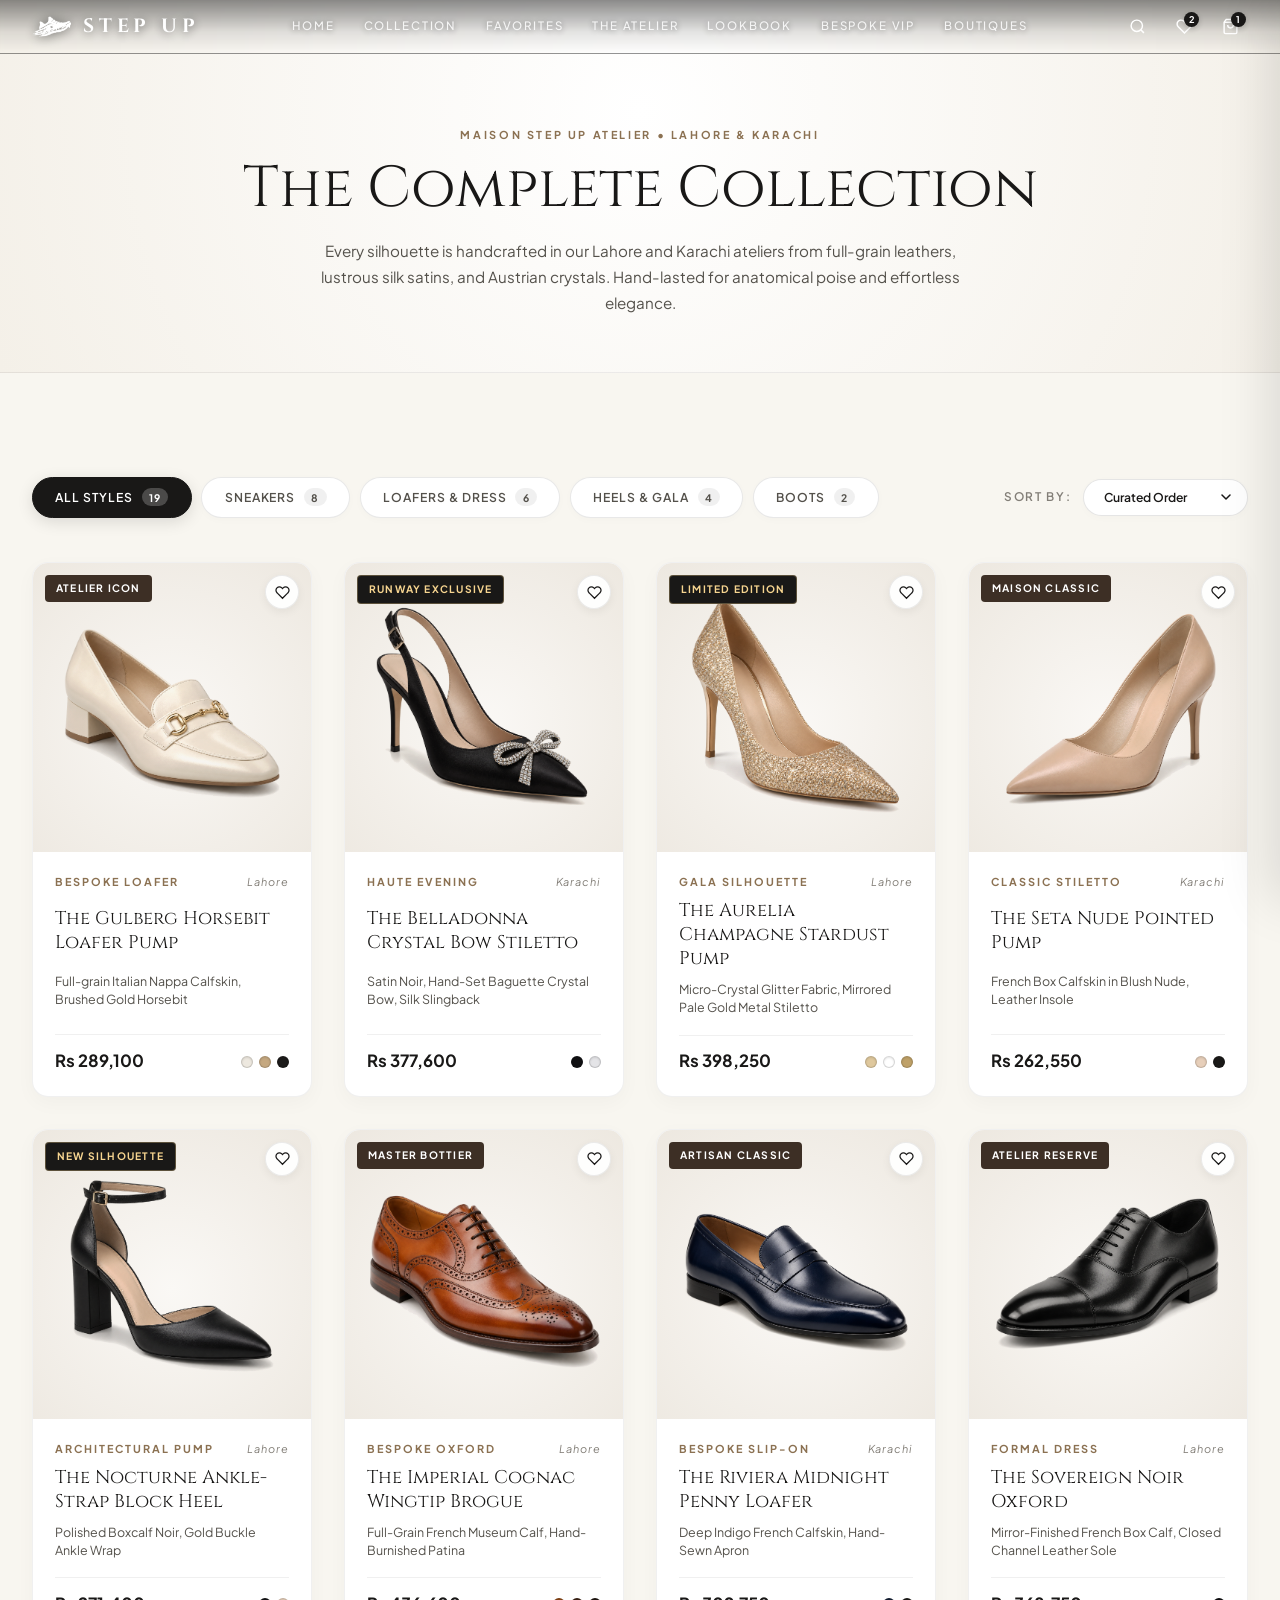
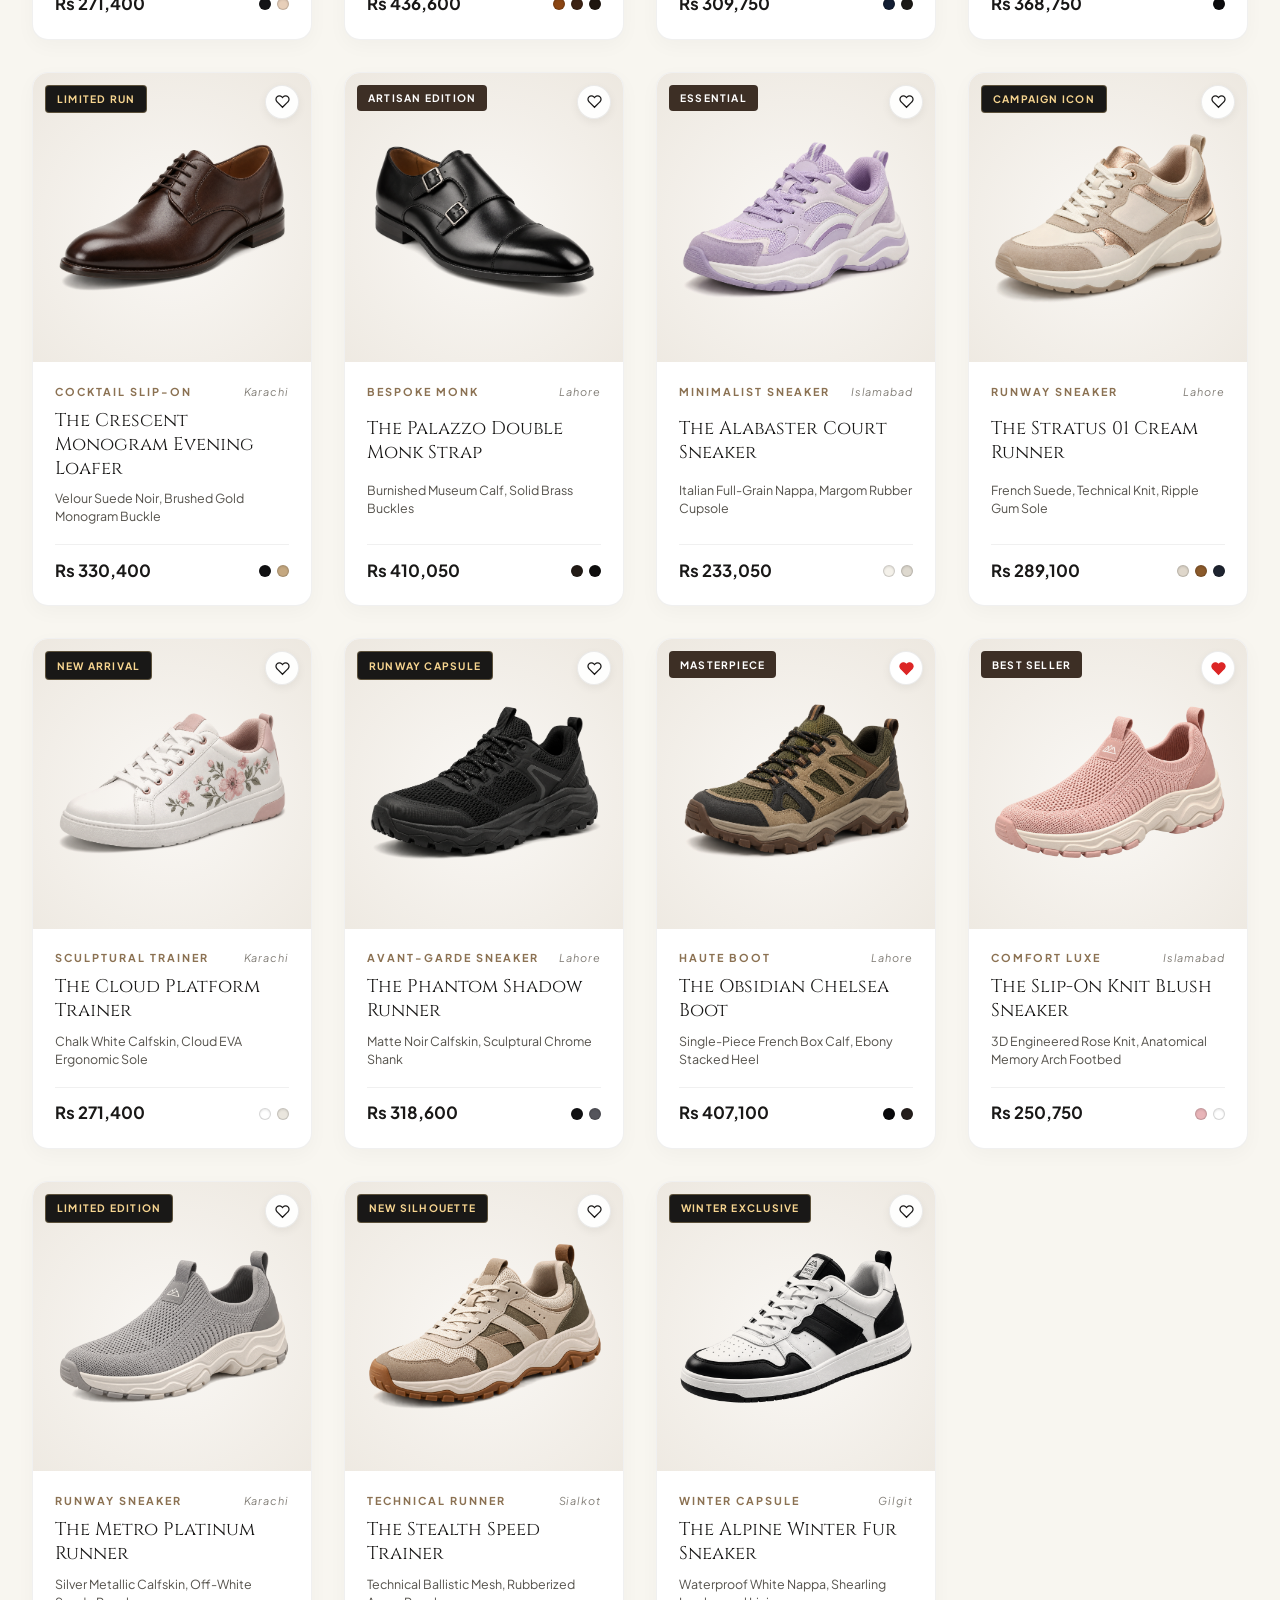
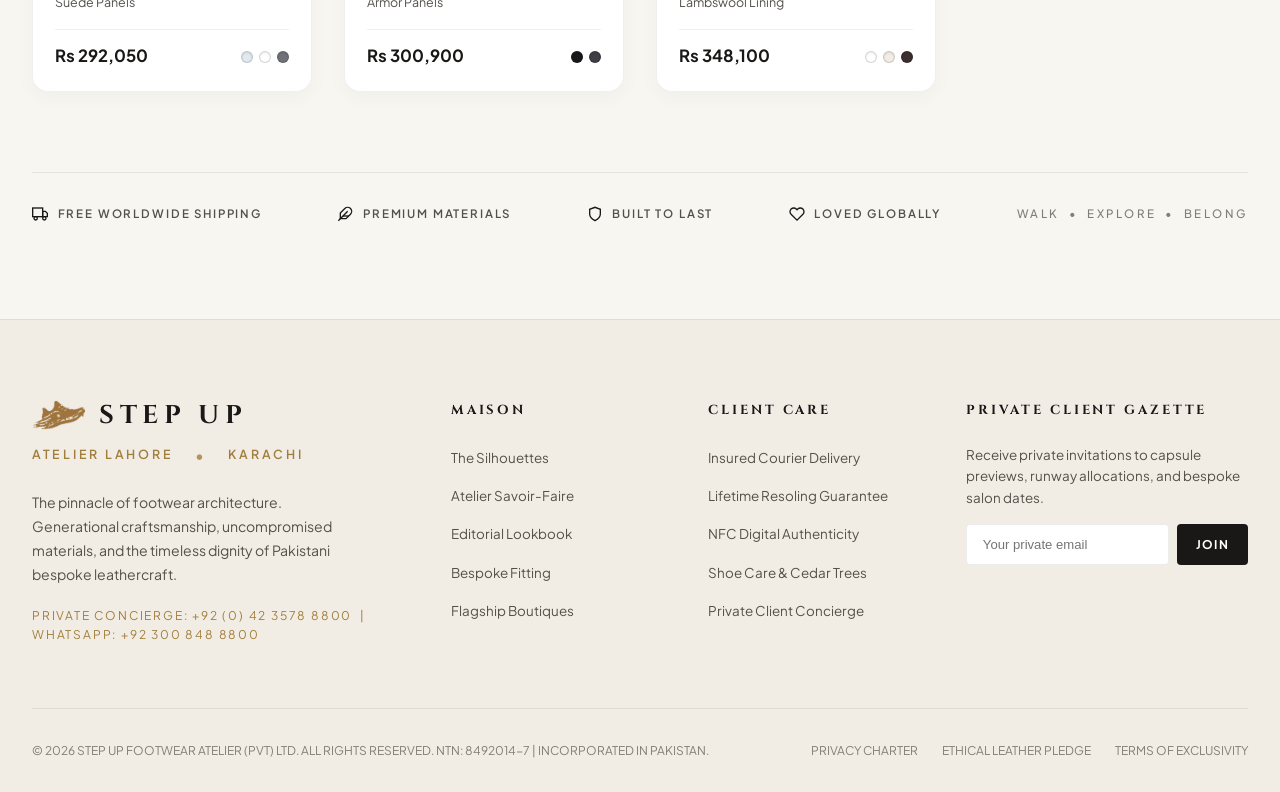
<file: collection.html>
<!DOCTYPE html>
<html lang="en">
<head>
  <meta charset="UTF-8">
  <meta name="viewport" content="width=device-width, initial-scale=1.0">
  <title>The Complete Footwear Collection — STEP UP Atelier</title>
  <meta name="description" content="Explore the complete collection of handcrafted Italian luxury footwear by Step Up Atelier. From runway sneakers and Goodyear oxfords to Austrian crystal stilettos and whole-cut boots.">
  
  <!-- Preconnect and Google Fonts -->
  <link rel="preconnect" href="https://fonts.googleapis.com">
  <link rel="preconnect" href="https://fonts.gstatic.com" crossorigin>
  <link href="https://fonts.googleapis.com/css2?family=Cinzel:wght@400;500;600;700;800&family=Playfair+Display:ital,wght@0,400;0,600;1,400&family=Plus+Jakarta+Sans:wght@300;400;500;600;700&display=swap" rel="stylesheet">
  
  <!-- Main Stylesheet -->
  <link rel="stylesheet" href="css/style.css">
  
  <style>
    /* Collection Page Specific Header */
    .collection-header-banner {
      padding: 7.5rem 0 3.5rem;
      background: radial-gradient(circle at 50% 30%, #ffffff 0%, #f4f0e8 100%);
      border-bottom: 1px solid var(--border-subtle);
      text-align: center;
    }
    .collection-breadcrumb {
      font-size: 0.68rem;
      letter-spacing: 0.24em;
      text-transform: uppercase;
      color: #8b7152;
      font-weight: 700;
      margin-bottom: 0.8rem;
      display: inline-block;
    }
    .collection-banner-title {
      font-family: var(--font-display);
      font-size: clamp(2.4rem, 4.5vw, 3.8rem);
      font-weight: 400;
      color: var(--text-primary);
      margin-bottom: 1rem;
      line-height: 1.15;
    }
    .collection-banner-desc {
      max-width: 680px;
      margin: 0 auto;
      font-size: 0.95rem;
      line-height: 1.7;
      color: var(--text-secondary);
    }
    .collection-main-content {
      padding: 3.5rem 0 6rem;
      background: var(--bg-main);
    }
  </style>
</head>
<body class="page-collection">

  <!-- ========================================================================
       SLIM LUXURY FIXED HEADER / NAVBAR (EXACT HOMEPAGE DESIGN)
       ======================================================================== -->
  <header id="siteHeader" class="site-header nav-scrolled">
    <div class="container header-inner">
      <!-- Brand Identity with Athletic Speed Silhouette Logo -->
      <a href="index.html" class="brand-logo" id="brandLogo" aria-label="Step Up Homepage">
        <img src="assets/images/logo_white.png" alt="STEP UP Silhouette" class="brand-logo-img">
        <span class="brand-name">STEP UP</span>
      </a>

      <!-- Synchronized Center Navigation -->
      <nav class="desktop-nav" aria-label="Main Navigation">
        <a href="index.html" class="nav-link">Home</a>
        <a href="collection.html" class="nav-link active">Collection</a>
        <a href="index.html#collections" class="nav-link">Favorites</a>
        <a href="index.html#atelier" class="nav-link">The Atelier</a>
        <a href="index.html#lookbook" class="nav-link">Lookbook</a>
        <a href="index.html#bespoke" class="nav-link">Bespoke VIP</a>
        <a href="index.html#boutiques" class="nav-link">Boutiques</a>
      </nav>

      <!-- Nav Actions (Search, Wishlist, Bag, Mobile Menu) -->
      <div class="header-actions">
        <!-- Search Button -->
        <button id="openSearchBtn" class="action-icon-btn" aria-label="Search Silhouettes">
          <svg width="17" height="17" viewBox="0 0 24 24" fill="none" stroke="currentColor" stroke-width="2">
            <circle cx="11" cy="11" r="8"></circle>
            <line x1="21" y1="21" x2="16.65" y2="16.65"></line>
          </svg>
        </button>

        <!-- Wishlist Button -->
        <button id="openWishlistBtn" class="action-icon-btn" aria-label="View Wishlist" onclick="showToast('Your Private Wishlist has 1 saved silhouette.')">
          <svg width="17" height="17" viewBox="0 0 24 24" fill="none" stroke="currentColor" stroke-width="2">
            <path d="M20.84 4.61a5.5 5.5 0 0 0-7.78 0L12 5.67l-1.06-1.06a5.5 5.5 0 0 0-7.78 7.78l1.06 1.06L12 21.23l7.78-7.78 1.06-1.06a5.5 5.5 0 0 0 0-7.78z"></path>
          </svg>
          <span id="wishlistCounter" class="badge-counter">1</span>
        </button>

        <!-- Shopping Bag Trigger -->
        <button id="openBagBtn" class="action-icon-btn" data-action="open-bag" aria-label="Open Shopping Bag">
          <svg width="17" height="17" viewBox="0 0 24 24" fill="none" stroke="currentColor" stroke-width="2">
            <path d="M6 2L3 6v14a2 2 0 0 0 2 2h14a2 2 0 0 0 2-2V6l-3-4z"></path>
            <line x1="3" y1="6" x2="21" y2="6"></line>
            <path d="M16 10a4 4 0 0 1-8 0"></path>
          </svg>
          <span id="bagCounter" class="badge-counter">1</span>
        </button>

        <!-- Mobile Menu Hamburger -->
        <button id="mobileMenuBtn" class="mobile-menu-btn" aria-label="Toggle Navigation Menu">
          <span></span>
          <span></span>
          <span></span>
        </button>
      </div>
    </div>
  </header>

  <!-- Mobile Fullscreen Navigation Drawer -->
  <div id="mobileNavDrawer" class="mobile-nav-drawer" aria-hidden="true">
    <a href="index.html#hero" class="nav-link">Home / Campaign</a>
    <a href="collection.html" class="nav-link active">Collection</a>
    <a href="index.html#collections" class="nav-link">Featured Favorites</a>
    <a href="index.html#atelier" class="nav-link">The Atelier & Craft</a>
    <a href="index.html#lookbook" class="nav-link">Runway Lookbook</a>
    <a href="index.html#bespoke" class="nav-link">Bespoke VIP Salon</a>
    <a href="index.html#boutiques" class="nav-link">Boutiques & Salons</a>
  </div>

  <main>
    <!-- ======================================================================
         COLLECTION HERO BANNER
         ====================================================================== -->
    <section class="collection-header-banner">
      <div class="container">
        <span class="collection-breadcrumb">Maison Step Up Atelier • Lahore & Karachi</span>
        <h1 class="collection-banner-title">The Complete Collection</h1>
        <p class="collection-banner-desc">
          Every silhouette is handcrafted in our Lahore and Karachi ateliers from full-grain leathers, lustrous silk satins, and Austrian crystals. Hand-lasted for anatomical poise and effortless elegance.
        </p>
      </div>
    </section>

    <!-- ======================================================================
         COLLECTION CATALOG SECTION (ALL PRODUCTS ON CLEAN WHITE BACKGROUND)
         ====================================================================== -->
    <section id="catalog" class="collection-main-content">
      <div class="container">
        
        <!-- Filter Tabs & Sorting Bar -->
        <div class="catalog-controls-bar">
          <div class="collection-filter-tabs">
            <button class="tab-btn active" data-filter="all">All Styles <span class="tab-count">19</span></button>
            <button class="tab-btn" data-filter="sneakers">Sneakers <span class="tab-count">8</span></button>
            <button class="tab-btn" data-filter="loafers">Loafers & Dress <span class="tab-count">6</span></button>
            <button class="tab-btn" data-filter="heels">Heels & Gala <span class="tab-count">4</span></button>
            <button class="tab-btn" data-filter="boots">Boots <span class="tab-count">2</span></button>
          </div>

          <div class="catalog-sort-wrap">
            <label for="catalogSortSelect" class="sort-label">Sort by:</label>
            <div class="select-styled-wrap">
              <select id="catalogSortSelect" class="luxury-sort-select" aria-label="Sort Collection">
                <option value="featured">Curated Order</option>
                <option value="price-asc">Price: Low to High</option>
                <option value="price-desc">Price: High to Low</option>
                <option value="name-asc">Alphabetical (A-Z)</option>
              </select>
            </div>
          </div>
        </div>

        <!-- Master Products Grid (Dynamically rendered with 100% pure white bg images) -->
        <div id="productsGridContainer" class="products-master-grid">
          <!-- Rendered dynamically by app.js -->
        </div>

        <!-- Trust & Savoir-Faire Bar -->
        <div class="showcase-trust-bar" style="margin-top: 5rem;">
          <div class="trust-item">
            <svg viewBox="0 0 24 24" fill="none" stroke="currentColor" stroke-width="2">
              <rect x="1" y="3" width="15" height="13"></rect>
              <polygon points="16 8 20 8 23 11 23 16 16 16 16 8"></polygon>
              <circle cx="5.5" cy="18.5" r="2.5"></circle>
              <circle cx="18.5" cy="18.5" r="2.5"></circle>
            </svg>
            <span>FREE WORLDWIDE SHIPPING</span>
          </div>

          <div class="trust-item">
            <svg viewBox="0 0 24 24" fill="none" stroke="currentColor" stroke-width="2">
              <path d="M20.24 12.24a6 6 0 0 0-8.49-8.49L5 10.5V19h8.5z"></path>
              <line x1="16" y1="8" x2="2" y2="22"></line>
              <line x1="17.5" y1="15" x2="9" y2="15"></line>
            </svg>
            <span>PREMIUM MATERIALS</span>
          </div>

          <div class="trust-item">
            <svg viewBox="0 0 24 24" fill="none" stroke="currentColor" stroke-width="2">
              <path d="M12 22s8-4 8-10V5l-8-3-8 3v7c0 6 8 10 8 10z"></path>
            </svg>
            <span>BUILT TO LAST</span>
          </div>

          <div class="trust-item">
            <svg viewBox="0 0 24 24" fill="none" stroke="currentColor" stroke-width="2">
              <path d="M20.84 4.61a5.5 5.5 0 0 0-7.78 0L12 5.67l-1.06-1.06a5.5 5.5 0 0 0-7.78 7.78l1.06 1.06L12 21.23l7.78-7.78 1.06-1.06a5.5 5.5 0 0 0 0-7.78z"></path>
            </svg>
            <span>LOVED GLOBALLY</span>
          </div>

          <div class="trust-tagline">
            WALK &nbsp;•&nbsp; EXPLORE &nbsp;•&nbsp; BELONG
          </div>
        </div>

      </div>
    </section>
  </main>

  <!-- ========================================================================
       FOOTER
       ======================================================================== -->
  <footer class="site-footer">
    <div class="container">
      <div class="footer-top">
        <div class="footer-brand">
          <div class="footer-brand-header">
            <img src="assets/images/logo_gold.png" alt="STEP UP Atelier Silhouette" class="footer-brand-logo-img">
            <span class="brand-name">STEP UP</span>
          </div>
          <span class="brand-tagline">ATELIER LAHORE<span class="tagline-dot">&bull;</span>KARACHI</span>
          <p class="footer-brand-desc">
            The pinnacle of footwear architecture. Generational craftsmanship, uncompromised materials, and the timeless dignity of Pakistani bespoke leathercraft.
          </p>
          <div style="font-size:0.75rem; color:var(--gold-warm); letter-spacing:0.15em;">
            PRIVATE CONCIERGE: +92 (0) 42 3578 8800 &nbsp;|&nbsp; WHATSAPP: +92 300 848 8800
          </div>
        </div>

        <div class="footer-column">
          <h4>Maison</h4>
          <ul class="footer-links">
            <li><a href="index.html#collections">The Silhouettes</a></li>
            <li><a href="index.html#atelier">Atelier Savoir-Faire</a></li>
            <li><a href="index.html#lookbook">Editorial Lookbook</a></li>
            <li><a href="index.html#bespoke">Bespoke Fitting</a></li>
            <li><a href="index.html#boutiques">Flagship Boutiques</a></li>
          </ul>
        </div>

        <div class="footer-column">
          <h4>Client Care</h4>
          <ul class="footer-links">
            <li><a href="javascript:void(0)" onclick="showToast('Complimentary insured nationwide express delivery across Pakistan via TCS & Leopard Express.')">Insured Courier Delivery</a></li>
            <li><a href="javascript:void(0)" onclick="showToast('Complimentary lifetime resoling & reconditioning at our Gulberg Atelier, Lahore.')">Lifetime Resoling Guarantee</a></li>
            <li><a href="javascript:void(0)" onclick="showToast('Authenticity certificate embedded with tamper-proof cryptographic verification.')">NFC Digital Authenticity</a></li>
            <li><a href="javascript:void(0)" onclick="showToast('Hand-carved Himalayan cedar shoe trees included with all footwear.')">Shoe Care & Cedar Trees</a></li>
            <li><a href="javascript:void(0)" onclick="showToast('Private Concierge is online 24/7 via WhatsApp: +92 300 848 8800.')">Private Client Concierge</a></li>
          </ul>
        </div>

        <div class="footer-column footer-newsletter-box">
          <h4>Private Client Gazette</h4>
          <p>Receive private invitations to capsule previews, runway allocations, and bespoke salon dates.</p>
          <form id="newsletterForm" class="newsletter-form">
            <input type="email" id="newsletterEmail" class="newsletter-input" placeholder="Your private email" required>
            <button type="submit" class="newsletter-btn">JOIN</button>
          </form>
        </div>
      </div>

      <div class="footer-bottom">
        <div>© 2026 STEP UP FOOTWEAR ATELIER (PVT) LTD. ALL RIGHTS RESERVED. NTN: 8492014-7 | INCORPORATED IN PAKISTAN.</div>
        <div style="display:flex; gap:1.5rem;">
          <a href="javascript:void(0)">PRIVACY CHARTER</a>
          <a href="javascript:void(0)">ETHICAL LEATHER PLEDGE</a>
          <a href="javascript:void(0)">TERMS OF EXCLUSIVITY</a>
        </div>
      </div>
    </div>
  </footer>

  <!-- ========================================================================
       SLIDE-OUT LUXURY SHOPPING BAG (CART DRAWER)
       ======================================================================== -->
  <div id="cartDrawerOverlay" class="cart-drawer-overlay"></div>
  <aside id="cartDrawer" class="cart-drawer" aria-label="Shopping Bag">
    <div class="cart-header">
      <h3 class="cart-title">Your Private Bag</h3>
      <button id="closeCartDrawerBtn" class="close-drawer-btn" aria-label="Close Shopping Bag">✕</button>
    </div>

    <div id="cartItemsContainer" class="cart-body">
      <!-- Injected dynamically by app.js -->
    </div>

    <div class="cart-footer">
      <div class="cart-summary-row">
        <span>Complimentary Express Courier</span>
        <span style="color:#8b7152; font-weight:600;">Complimentary</span>
      </div>
      <div class="cart-summary-row">
        <span>Bespoke Cedar Shoe Trees</span>
        <span style="color:#8b7152; font-weight:600;">Included</span>
      </div>
      <div class="cart-summary-row total">
        <span>Total Investment</span>
        <span id="cartTotalAmount">€980</span>
      </div>
      <button id="checkoutBtn" class="checkout-btn">PROCEED TO SECURE CHECKOUT</button>
      <div style="text-align:center; font-size:0.7rem; color:var(--text-muted); margin-top:0.8rem;">
        Insured nationwide express dispatch across Pakistan from Gulberg, Lahore (TCS / Leopard / DHL).
      </div>
    </div>
  </aside>

  <!-- ========================================================================
       PRODUCT QUICK VIEW MODAL
       ======================================================================== -->
  <div id="quickViewModal" class="modal-backdrop" aria-hidden="true">
    <div class="quickview-container">
      <button id="closeQuickViewBtn" class="close-modal-btn" aria-label="Close Quick View">✕</button>
      <div class="quickview-grid">
        <div class="quickview-media">
          <img id="modalProductImage" src="assets/products/p13.png" alt="Footwear silhouette">
        </div>
        <div class="quickview-content">
          <span id="modalProductCategory" class="quickview-category">Runway Sneaker</span>
          <h2 id="modalProductTitle" class="quickview-title">The Stratus 01</h2>
          <div id="modalProductPrice" class="quickview-price" data-eur-price="980">€980</div>
          <p id="modalProductDesc" class="quickview-desc">
            Handcrafted with French calfskin and Italian suede over an anatomical wooden last.
          </p>

          <div style="margin-bottom:1.2rem; font-size:0.82rem; color:var(--text-secondary); display:flex; flex-direction:column; gap:0.4rem;">
            <div><strong>Origin:</strong> <span id="modalProductOrigin">Lahore, Pakistan</span></div>
            <div><strong>Construction:</strong> <span id="modalProductConstruction">Blake Welted</span></div>
          </div>

          <!-- Size Selector -->
          <div class="size-selector-title">
            <span>Select Sizing (EU / US)</span>
            <span class="size-guide-link" onclick="showToast('True to luxury Italian size. We advise ordering your typical dress shoe size.')">Fit Guidance</span>
          </div>
          <div class="size-pill-grid">
            <!-- Dynamically populated by app.js -->
          </div>

          <!-- Monogram Personalization -->
          <div class="form-group" style="margin-bottom:1.5rem;">
            <label class="form-label" for="modalMonogramInput">Bespoke Gold Foil Monogram (Optional, Max 3 letters)</label>
            <input type="text" id="modalMonogramInput" class="form-input" maxlength="3" placeholder="e.g. S.U.">
          </div>

          <div class="modal-actions">
            <button id="modalAddBagBtn" class="cta-luxury-btn" style="flex:1; justify-content:center;">
              ADD TO SHOPPING BAG
            </button>
          </div>
        </div>
      </div>
    </div>
  </div>

  <!-- ========================================================================
       SEARCH MODAL OVERLAY
       ======================================================================== -->
  <div id="searchModal" class="search-modal-backdrop" aria-hidden="true">
    <div class="search-container">
      <div style="display:flex; justify-content:space-between; align-items:center; margin-bottom:1.5rem;">
        <span class="section-eyebrow" style="margin:0;">Maison Search</span>
        <button id="closeSearchBtn" style="color:var(--text-primary); font-size:1.4rem;">✕</button>
      </div>
      <div class="search-input-wrapper">
        <input type="text" id="catalogSearchInput" class="search-input" placeholder="Search boots, loafers, sneakers, heels..." autofocus>
      </div>
      <div id="searchResultsList" class="search-results-list">
        <div style="color:var(--text-muted); padding:1rem;">Type a silhouette name, leather, or style...</div>
      </div>
    </div>
  </div>

  <!-- Toast Notification Container -->
  <div id="toastContainer" class="toast-container" aria-live="polite"></div>

  <!-- Master Application Script -->
  <script src="js/app.js"></script>
</body>
</html>
</file>
<file: css/style.css>
/* ==========================================================================
   STEP UP — HAUTE MAROQUINERIE & LUXURY FOOTWEAR
   Design System & Master Stylesheet (Warm Alabaster Light Luxury Aesthetic)
   ========================================================================== */

@import url('https://fonts.googleapis.com/css2?family=Cinzel:wght@400;500;600;700;800&family=Cormorant+Garamond:ital,wght@0,300;0,400;0,600;1,400&family=Plus+Jakarta+Sans:wght@200;300;400;500;600;700&display=swap');

:root {
  /* Warm Alabaster & Cream Luxury Palette */
  --bg-primary: #f8f6f0;
  --bg-surface: #ffffff;
  --bg-card: #f2ede4;
  --bg-card-hover: #ece6da;
  --bg-sand: #e8e2d5;
  --bg-elevated: #ffffff;

  --border-subtle: rgba(25, 24, 23, 0.08);
  --border-medium: rgba(25, 24, 23, 0.15);
  --border-hover: rgba(25, 24, 23, 0.28);

  --text-primary: #191817;
  --text-secondary: #54514b;
  --text-muted: #827e77;
  --text-light: #9e9a92;

  --gold-primary: #bfa168;
  --gold-warm: #a27e3d;
  --gold-champagne: #dfc89d;
  --terracotta: #c97153;

  --glass-bg: rgba(255, 255, 255, 0.88);
  --glass-border: rgba(25, 24, 23, 0.08);
  --glass-blur: blur(20px);

  /* Typography */
  --font-display: 'Cinzel', serif;
  --font-editorial: 'Cormorant Garamond', Georgia, serif;
  --font-body: 'Plus Jakarta Sans', -apple-system, BlinkMacSystemFont, sans-serif;

  /* Transitions & Animation curves */
  --ease-luxury: cubic-bezier(0.16, 1, 0.3, 1);
  --ease-smooth: cubic-bezier(0.4, 0, 0.2, 1);
  --transition-fast: 0.25s var(--ease-smooth);
  --transition-medium: 0.5s var(--ease-luxury);
  --transition-slow: 1.2s var(--ease-luxury);

  /* Spacing */
  --container-max: 1440px;
  --header-height: 54px;
}

/* Reset & Base Elements */
*, *::before, *::after {
  box-sizing: border-box;
  margin: 0;
  padding: 0;
}

html {
  scroll-behavior: smooth;
  font-size: 16px;
  background-color: var(--bg-primary);
  color: var(--text-primary);
  -webkit-font-smoothing: antialiased;
  -moz-osx-font-smoothing: grayscale;
  overflow-x: hidden;
  width: 100%;
  max-width: 100vw;
}

body {
  font-family: var(--font-body);
  background-color: var(--bg-primary);
  color: var(--text-primary);
  line-height: 1.6;
  overflow-x: hidden;
  width: 100%;
  max-width: 100vw;
  position: relative;
}

img, video {
  display: block;
  max-width: 100%;
}

a {
  color: inherit;
  text-decoration: none;
  transition: color var(--transition-fast);
}

button {
  cursor: pointer;
  background: none;
  border: none;
  font-family: inherit;
  color: inherit;
  transition: all var(--transition-fast);
}

ul {
  list-style: none;
}

/* Typography Utilities */
.display-title {
  font-family: var(--font-display);
  letter-spacing: 0.12em;
  text-transform: uppercase;
}

.editorial-title {
  font-family: var(--font-editorial);
  font-weight: 300;
  letter-spacing: 0.04em;
}

/* Container */
.container {
  width: 100%;
  max-width: var(--container-max);
  margin-left: auto;
  margin-right: auto;
  padding-left: 2rem;
  padding-right: 2rem;
}

@media (max-width: 768px) {
  .container {
    padding-left: 1.25rem;
    padding-right: 1.25rem;
  }
}

/* ==========================================================================
   HEADER & SYNCHRONIZED NAVIGATION BAR (SLIMMED LUXURY PROFILE)
   ========================================================================== */
.site-header {
  position: fixed;
  top: 0;
  left: 0;
  width: 100%;
  height: var(--header-height);
  z-index: 1000;
  display: flex;
  align-items: center;
  transition: background-color 0.5s var(--ease-luxury),
              backdrop-filter 0.5s var(--ease-luxury),
              border-color 0.5s var(--ease-luxury),
              box-shadow 0.5s var(--ease-luxury),
              color 0.4s ease,
              height 0.35s var(--ease-luxury);
  border-bottom: 1px solid transparent;
}

/* Navbar over Hero state (Transparent over video, crisp white text with soft shadow) */
.site-header.nav-hero {
  background: linear-gradient(180deg, rgba(0, 0, 0, 0.45) 0%, rgba(0, 0, 0, 0.1) 60%, transparent 100%);
  backdrop-filter: blur(2px);
  color: #ffffff;
  border-bottom-color: rgba(255, 255, 255, 0.06);
}

.site-header.nav-hero .brand-name {
  color: #ffffff;
  text-shadow: 0 2px 10px rgba(0, 0, 0, 0.5);
}

.site-header.nav-hero .nav-link {
  color: rgba(255, 255, 255, 0.85);
  text-shadow: 0 1px 6px rgba(0, 0, 0, 0.5);
}

.site-header.nav-hero .nav-link:hover,
.site-header.nav-hero .nav-link.active {
  color: #ffffff;
}

.site-header.nav-hero .action-icon-btn {
  color: #ffffff;
}

.site-header.nav-hero .mobile-menu-btn span {
  background-color: #ffffff;
}

/* Navbar over Content state (Frosted Milky Ivory Glass) */
.site-header.nav-scrolled {
  background: rgba(255, 255, 255, 0.94);
  backdrop-filter: blur(20px) saturate(160%);
  -webkit-backdrop-filter: blur(20px) saturate(160%);
  border-bottom-color: var(--border-subtle);
  box-shadow: 0 4px 24px rgba(0, 0, 0, 0.04);
  color: var(--text-primary);
  height: 50px;
}

.site-header.nav-scrolled .brand-name {
  color: var(--text-primary);
}

.site-header.nav-scrolled .nav-link {
  color: var(--text-secondary);
}

.site-header.nav-scrolled .nav-link:hover,
.site-header.nav-scrolled .nav-link.active {
  color: var(--text-primary);
  font-weight: 600;
}

.site-header.nav-scrolled .action-icon-btn {
  color: var(--text-primary);
}

.site-header.nav-scrolled .mobile-menu-btn span {
  background-color: var(--text-primary);
}

.header-inner {
  display: flex;
  align-items: center;
  justify-content: space-between;
  width: 100%;
}

/* Brand Logo (Athletic Speed Silhouette + STEP UP) */
.brand-logo {
  display: flex;
  align-items: center;
  gap: 0.75rem;
  text-decoration: none;
  z-index: 10;
}

.brand-logo-img {
  height: 22px;
  width: auto;
  object-fit: contain;
  transition: transform var(--transition-fast), filter var(--transition-fast);
}

.site-header.nav-hero .brand-logo-img {
  filter: drop-shadow(0 1px 6px rgba(0, 0, 0, 0.5));
}

.site-header.nav-scrolled .brand-logo-img {
  filter: brightness(0);
}

.brand-logo:hover .brand-logo-img {
  transform: scale(1.08) translateY(-1px);
}

.brand-name {
  font-family: var(--font-display);
  font-size: 1.2rem;
  font-weight: 700;
  letter-spacing: 0.25em;
  transition: transform var(--transition-fast), color var(--transition-fast);
  line-height: 1;
}

.brand-logo:hover .brand-name {
  transform: scale(1.02);
}

/* Nav Menu Links (Slimmed & Spaced) */
.desktop-nav {
  display: flex;
  align-items: center;
  gap: 1.8rem;
}

.nav-link {
  position: relative;
  font-size: 0.72rem;
  font-weight: 500;
  letter-spacing: 0.16em;
  text-transform: uppercase;
  padding: 0.3rem 0;
  transition: color var(--transition-fast);
}

.nav-link::after {
  content: '';
  position: absolute;
  bottom: 0;
  left: 50%;
  transform: translateX(-50%) scaleX(0);
  width: 100%;
  height: 1.5px;
  background: var(--text-primary);
  transition: transform 0.4s var(--ease-luxury);
}

.site-header.nav-hero .nav-link::after {
  background: #ffffff;
}

.nav-link:hover::after,
.nav-link.active::after {
  transform: translateX(-50%) scaleX(1);
}

/* Nav Actions (Right Side) */
.header-actions {
  display: flex;
  align-items: center;
  gap: 0.8rem;
}

.action-icon-btn {
  position: relative;
  width: 34px;
  height: 34px;
  display: flex;
  align-items: center;
  justify-content: center;
  border-radius: 50%;
  border: 1px solid transparent;
  transition: all var(--transition-fast);
}

.action-icon-btn:hover {
  background: rgba(0, 0, 0, 0.05);
  transform: translateY(-1px);
}

.site-header.nav-hero .action-icon-btn:hover {
  background: rgba(255, 255, 255, 0.15);
}

.badge-counter {
  position: absolute;
  top: 1px;
  right: 1px;
  min-width: 15px;
  height: 15px;
  padding: 0 3px;
  border-radius: 8px;
  background: var(--text-primary);
  color: #ffffff;
  font-size: 0.58rem;
  font-weight: 700;
  display: flex;
  align-items: center;
  justify-content: center;
  box-shadow: 0 2px 6px rgba(0, 0, 0, 0.2);
  transition: transform 0.3s cubic-bezier(0.175, 0.885, 0.32, 1.275);
}

.badge-pulse {
  animation: badgePop 0.4s cubic-bezier(0.175, 0.885, 0.32, 1.275);
}

@keyframes badgePop {
  0% { transform: scale(1); }
  50% { transform: scale(1.4); }
  100% { transform: scale(1); }
}

/* Mobile Hamburger Toggle */
.mobile-menu-btn {
  display: none;
  width: 36px;
  height: 36px;
  flex-direction: column;
  justify-content: center;
  align-items: center;
  gap: 5px;
  z-index: 1001;
}

.mobile-menu-btn span {
  display: block;
  width: 20px;
  height: 1.5px;
  transition: transform 0.3s ease, opacity 0.3s ease, background-color 0.3s ease;
}

.mobile-menu-btn.is-active span:nth-child(1) {
  transform: translateY(6.5px) rotate(45deg);
}
.mobile-menu-btn.is-active span:nth-child(2) {
  opacity: 0;
}
.mobile-menu-btn.is-active span:nth-child(3) {
  transform: translateY(-6.5px) rotate(-45deg);
}

@media (max-width: 900px) {
  .desktop-nav {
    display: none;
  }
  .mobile-menu-btn {
    display: flex;
  }
}

/* ==========================================================================
   HERO SECTION — STRICTLY VIDEO / IMAGE VISUAL STATEMENT & NAVBAR
   ========================================================================== */
.hero-section {
  position: relative;
  width: 100%;
  height: 100vh;
  height: 100dvh;
  min-height: 480px;
  overflow: hidden;
  display: flex;
  align-items: flex-end;
  background-color: #050505;
}

.hero-media-container {
  position: absolute;
  inset: 0;
  width: 100%;
  height: 100%;
  overflow: hidden;
  z-index: 1;
}

/* Full bleed media layers with perfect footwear framing (shoes at 74% vertical) */
.hero-media {
  position: absolute;
  top: 0;
  left: 0;
  width: 100%;
  height: 100%;
  object-fit: cover;
  object-position: center 74%;
  will-change: opacity, transform;
}

/* Desktop vs Mobile display logic via CSS */
.pc-only {
  display: block;
}
.mob-only {
  display: none;
}

@media (max-width: 768px) {
  .pc-only {
    display: none !important;
  }
  .mob-only {
    display: block !important;
  }
  /* Center mobile portrait video and picture seamlessly: shoes fully visible with breathing room */
  .hero-media.mob-only,
  .hero-video.mob-only,
  .hero-image.mob-only {
    object-position: center 50% !important;
    transform: none !important;
  }
  .hero-media-container.media-finished #heroImageMobile {
    object-position: center 50% !important;
    transform: none !important;
  }
}

/* Video layer (full bleed, zero vertical offset, shoes completely visible) */
.hero-video {
  z-index: 2;
  opacity: 1;
  object-position: center 74%;
  transform: scale(1.04);
  transition: opacity 1.8s cubic-bezier(0.4, 0, 0.2, 1);
  pointer-events: none;
}

/* Static image layer (always visible underneath video as instant background/poster) */
.hero-image {
  z-index: 1;
  opacity: 1;
  object-position: center 74%;
  transform: scale(1.04);
  transition: opacity 1.8s cubic-bezier(0.4, 0, 0.2, 1),
              transform 2.5s cubic-bezier(0.16, 1, 0.3, 1),
              object-position 2.5s cubic-bezier(0.16, 1, 0.3, 1);
}

/* When the video has finished playing, smoothly cross-fade to the image */
.hero-media-container.media-finished .hero-video {
  opacity: 0;
  pointer-events: none;
}

.hero-media-container.media-finished .hero-image {
  opacity: 1;
}

/* Moves the picture slightly to the right upon video-to-image shuffle without any vertical gap */
.hero-media-container.media-finished #heroImageDesktop {
  object-position: 55% 74%;
  transform: scale(1.04) translateX(24px);
}

.hero-media-container.media-finished #heroImageMobile {
  object-position: center 50%;
  transform: none;
}

/* Subtle Top Header Vignette (No bottom haze covering shoes) */
.hero-overlay-vignette {
  position: absolute;
  inset: 0;
  z-index: 3;
  pointer-events: none;
  background: linear-gradient(to bottom, rgba(0, 0, 0, 0.38) 0%, transparent 25%);
}

/* Minimal Mobile Hero Caption (Only Mobile - Displayed on Picture Background) */
.hero-mobile-minimal {
  display: none !important;
  opacity: 0;
  pointer-events: none;
}

@media (max-width: 768px) {
  /* Visible by default on mobile hero picture background */
  .hero-mobile-minimal {
    display: flex !important;
    position: absolute;
    top: clamp(80px, 14.5dvh, 128px);
    left: 0;
    width: 100%;
    flex-direction: column;
    align-items: center;
    text-align: center;
    padding: 0 1.25rem;
    z-index: 10;
    pointer-events: none;
    opacity: 1 !important;
    filter: drop-shadow(0 2px 10px rgba(0, 0, 0, 0.5));
    transition: opacity 0.6s var(--ease-luxury);
  }

  /* When mobile video is actively playing, smoothly hide text so video is unobstructed */
  .hero-media-container.video-playing .hero-mobile-minimal {
    opacity: 0 !important;
    pointer-events: none !important;
  }

  .mob-min-tag {
    font-family: var(--font-body);
    font-size: 0.65rem;
    font-weight: 700;
    letter-spacing: 0.32em;
    text-transform: uppercase;
    color: rgba(255, 255, 255, 0.95);
    text-shadow: 0 2px 10px rgba(0, 0, 0, 0.85);
    margin-bottom: 0.42rem;
  }

  .mob-min-title {
    font-family: var(--font-display);
    font-size: clamp(1.35rem, 5.2vw, 1.85rem);
    font-weight: 600;
    letter-spacing: 0.2em;
    text-transform: uppercase;
    color: #ffffff;
    line-height: 1.15;
    text-shadow: 0 2px 14px rgba(0, 0, 0, 0.85), 0 0 25px rgba(0, 0, 0, 0.5);
    margin-bottom: 0.42rem;
  }

  .mob-min-subtitle {
    font-family: var(--font-body);
    font-size: 0.65rem;
    font-weight: 700;
    letter-spacing: 0.26em;
    text-transform: uppercase;
    color: #ffffff;
    text-shadow: 0 2px 12px rgba(0, 0, 0, 0.95), 0 0 18px rgba(0, 0, 0, 0.75);
  }
}

/* ==========================================================================
   HERO DISCOVER BUTTON & BOLD ANIMATED LOADING BAR (BOTTOM RIGHT CORNER)
   ========================================================================== */
.hero-scroll-indicator {
  position: absolute;
  bottom: 2.9rem;
  right: 3.5rem;
  z-index: 10;
  display: flex;
  flex-direction: column;
  align-items: center;
  gap: 0.85rem;
  text-decoration: none;
  cursor: pointer;
  transition: transform var(--transition-fast), opacity var(--transition-fast);
}

.hero-scroll-indicator:hover {
  transform: translateY(3px) scale(1.04);
}

.hero-scroll-indicator .scroll-text {
  font-family: var(--font-body);
  font-size: 0.82rem;
  font-weight: 800;
  letter-spacing: 0.35em;
  text-transform: uppercase;
  color: #ffffff;
  text-shadow: 0 2px 10px rgba(0, 0, 0, 0.85), 0 0 20px rgba(0, 0, 0, 0.5);
  opacity: 1;
  transition: opacity var(--transition-fast), text-shadow var(--transition-fast);
}

.hero-scroll-indicator:hover .scroll-text {
  text-shadow: 0 2px 12px rgba(0, 0, 0, 0.95), 0 0 15px rgba(255, 255, 255, 0.6);
}

.hero-scroll-indicator .scroll-line-container {
  width: 3.5px;
  height: 98px;
  background: rgba(255, 255, 255, 0.38);
  position: relative;
  overflow: hidden;
  border-radius: 3px;
  box-shadow: 0 1px 6px rgba(0, 0, 0, 0.6);
}

.hero-scroll-indicator .scroll-line-dot {
  position: absolute;
  top: 0;
  left: 0;
  width: 100%;
  height: 40px;
  border-radius: 3px;
  background: linear-gradient(180deg, rgba(255, 255, 255, 0.2) 0%, #ffffff 50%, rgba(255, 255, 255, 0.2) 100%);
  box-shadow: 0 0 10px rgba(255, 255, 255, 0.9), 0 0 4px #ffffff;
  animation: heroScrollPulse 2.35s cubic-bezier(0.65, 0, 0.35, 1) infinite;
}

@keyframes heroScrollPulse {
  0% {
    transform: translateY(-44px);
    opacity: 0;
  }
  25% {
    opacity: 1;
  }
  75% {
    opacity: 1;
  }
  100% {
    transform: translateY(104px);
    opacity: 0;
  }
}

@media (max-width: 768px) {
  .hero-scroll-indicator {
    bottom: calc(1.15rem + env(safe-area-inset-bottom, 0px));
    right: 1.25rem;
    gap: 0.5rem;
    z-index: 10;
  }
  .hero-scroll-indicator .scroll-text {
    font-size: 0.72rem;
    font-weight: 800;
    letter-spacing: 0.28em;
    text-shadow: 0 2px 10px rgba(0, 0, 0, 0.9), 0 0 15px rgba(0, 0, 0, 0.7);
  }
  .hero-scroll-indicator .scroll-line-container {
    width: 3px;
    height: 54px;
    box-shadow: 0 1px 8px rgba(0, 0, 0, 0.8);
  }
}

@media (max-width: 480px) {
  .hero-scroll-indicator {
    bottom: calc(0.95rem + env(safe-area-inset-bottom, 0px));
    right: 1rem;
    gap: 0.4rem;
  }
  .hero-scroll-indicator .scroll-text {
    font-size: 0.65rem;
    letter-spacing: 0.22em;
  }
  .hero-scroll-indicator .scroll-line-container {
    width: 2.5px;
    height: 48px;
  }
}


/* ==========================================================================
   EXACT PRODUCT DISPLAY SHOWCASE (MATCHING USER SCREENSHOT)
   ========================================================================== */
.product-showcase-section {
  background-color: var(--bg-primary);
  padding: 3rem 0 5rem;
  position: relative;
}

/* --- Top Bar: Shop by Style --- */
.shop-by-style-bar {
  display: flex;
  align-items: center;
  gap: 2rem;
  padding: 1.5rem 0 3rem;
  border-bottom: 1px solid var(--border-subtle);
  margin-bottom: 3.5rem;
}

@media (max-width: 900px) {
  .shop-by-style-bar {
    flex-direction: column;
    align-items: flex-start;
    gap: 1.2rem;
    padding-bottom: 2rem;
    margin-bottom: 2.5rem;
  }
}

.shop-style-label {
  font-size: 0.68rem;
  font-weight: 700;
  letter-spacing: 0.24em;
  text-transform: uppercase;
  color: var(--text-secondary);
  line-height: 1.3;
  min-width: 80px;
}

.style-capsules-scroll {
  display: flex;
  align-items: center;
  gap: 0.65rem;
  overflow-x: auto;
  scrollbar-width: none;
  -ms-overflow-style: none;
  width: 100%;
  padding-bottom: 4px;
}

.style-capsules-scroll::-webkit-scrollbar {
  display: none;
}

/* Style Pill Capsule (Compact Right, Prominently Visible Shoe Icon) */
.style-capsule {
  display: inline-flex;
  flex-direction: row;
  align-items: center;
  background: var(--bg-surface);
  border: 1px solid var(--border-subtle);
  border-radius: 40px;
  padding: 0.3rem 0.85rem 0.3rem 0.4rem;
  gap: 0.55rem;
  cursor: pointer;
  white-space: nowrap;
  transition: all 0.3s var(--ease-luxury);
  position: relative;
  height: 48px;
  flex-shrink: 0;
}

.style-capsule:hover {
  border-color: var(--border-medium);
  background: #ffffff;
  transform: translateY(-2px);
  box-shadow: 0 6px 16px rgba(0, 0, 0, 0.04);
}

.style-capsule.active {
  background: #ffffff;
  border-color: var(--text-primary);
  box-shadow: 0 4px 14px rgba(0, 0, 0, 0.06);
}

.capsule-img-wrap {
  width: 48px;
  height: 38px;
  display: flex;
  align-items: center;
  justify-content: center;
  flex-shrink: 0;
  border-radius: 20px;
  background: #ffffff;
  padding: 1px 3px;
  overflow: hidden;
  transition: background-color 0.3s ease, transform 0.3s ease;
}

.style-capsule.active .capsule-img-wrap {
  background: #ffffff;
}

.capsule-img-wrap img {
  max-width: 100%;
  max-height: 100%;
  width: auto;
  height: auto;
  object-fit: contain;
  display: block;
  transform: none;
  transition: transform 0.25s ease;
}

.style-capsule:hover .capsule-img-wrap img {
  transform: scale(1.05);
}

.capsule-title {
  font-family: var(--font-body);
  font-size: 0.69rem;
  font-weight: 700;
  letter-spacing: 0.12em;
  text-transform: uppercase;
  color: var(--text-secondary);
  transition: color 0.2s ease;
}

.style-capsule.active .capsule-title {
  color: var(--text-primary);
}

.capsule-dot {
  width: 4px;
  height: 4px;
  border-radius: 50%;
  background: transparent;
  flex-shrink: 0;
  margin-left: -0.1rem;
  transition: background-color 0.2s ease;
}

.style-capsule.active .capsule-dot {
  background: var(--text-primary);
}

.all-styles-link {
  display: inline-flex;
  align-items: center;
  gap: 0.45rem;
  font-size: 0.68rem;
  font-weight: 700;
  letter-spacing: 0.14em;
  text-transform: uppercase;
  color: var(--text-primary);
  margin-left: 0.35rem;
  padding: 0.4rem 0.5rem;
  border-radius: 4px;
  white-space: nowrap;
  flex-shrink: 0;
  transition: all 0.2s ease, transform var(--transition-fast);
}

.all-styles-link:hover {
  transform: translateX(4px);
}

/* --- Main Arched Showcase Grid --- */
.favorites-showcase-container {
  display: grid;
  grid-template-columns: 240px repeat(4, 210px) 240px;
  gap: 1.5rem;
  align-items: stretch;
  overflow-x: auto;
  padding-bottom: 2rem;
  scrollbar-width: thin;
}

@media (max-width: 1380px) {
  .favorites-showcase-container {
    grid-template-columns: 220px repeat(4, 190px) 220px;
    gap: 1.2rem;
  }
}

@media (max-width: 1100px) {
  .favorites-showcase-container {
    display: flex;
    align-items: flex-start;
    gap: 1.2rem;
    overflow-x: auto;
    -webkit-overflow-scrolling: touch;
    padding-bottom: 2rem;
    width: 100%;
  }
  .favorites-intro-card {
    width: 230px;
    max-width: 230px;
    min-width: 230px;
    flex: 0 0 230px;
    justify-content: flex-start;
  }
  .arch-card-wrapper {
    width: 200px;
    max-width: 200px;
    min-width: 200px;
    flex: 0 0 200px;
  }
  .arch-editorial-card {
    width: 220px;
    max-width: 220px;
    min-width: 220px;
    flex: 0 0 220px;
  }
}

/* Intro Column: "Our Favorites 01" */
.favorites-intro-card {
  display: flex;
  flex-direction: column;
  justify-content: center;
  padding: 1.5rem 1rem 1.5rem 0;
  position: relative;
}

.featured-eyebrow {
  font-size: 0.68rem;
  font-weight: 700;
  letter-spacing: 0.26em;
  text-transform: uppercase;
  color: var(--text-muted);
  margin-bottom: 0.5rem;
  z-index: 2;
}

.featured-number-watermark {
  position: absolute;
  top: 15%;
  right: 0;
  font-family: var(--font-editorial);
  font-size: 7.5rem;
  line-height: 0.8;
  font-weight: 300;
  color: rgba(26, 26, 26, 0.05);
  pointer-events: none;
  z-index: 1;
}

.featured-main-title {
  font-family: var(--font-editorial);
  font-size: 3rem;
  line-height: 1.05;
  font-weight: 400;
  color: var(--text-primary);
  margin-bottom: 1.2rem;
  z-index: 2;
}

.featured-desc {
  font-size: 0.88rem;
  color: var(--text-secondary);
  line-height: 1.6;
  margin-bottom: 2rem;
  z-index: 2;
}

.view-all-btn {
  display: inline-flex;
  align-items: center;
  gap: 0.8rem;
  font-size: 0.72rem;
  font-weight: 700;
  letter-spacing: 0.2em;
  text-transform: uppercase;
  color: var(--text-primary);
  z-index: 2;
  width: fit-content;
}

.arrow-circle {
  width: 36px;
  height: 36px;
  border-radius: 50%;
  background: var(--text-primary);
  color: #ffffff;
  display: flex;
  align-items: center;
  justify-content: center;
  transition: transform 0.3s ease;
}

.view-all-btn:hover .arrow-circle {
  transform: translateX(4px);
}

/* Individual Arched Product Card */
.arch-cards-row {
  display: contents;
}

.arch-card-wrapper {
  display: flex;
  flex-direction: column;
  opacity: 1;
  transform: translateY(0);
  transition: opacity 0.35s ease, transform 0.35s ease;
}

.arch-card-wrapper.card-animating {
  opacity: 0;
  transform: translateY(8px) scale(0.98);
}

.arch-image-frame {
  position: relative;
  width: 100%;
  aspect-ratio: 1 / 1.45;
  border-radius: 120px 120px 14px 14px;
  overflow: hidden;
  background: #ffffff;
  padding: 1.25rem 0.85rem;
  border: 1px solid rgba(0, 0, 0, 0.05);
  box-shadow: 0 10px 25px rgba(0, 0, 0, 0.04);
  transition: transform 0.4s var(--ease-luxury), box-shadow 0.4s var(--ease-luxury), border-color 0.4s ease;
  display: flex;
  align-items: center;
  justify-content: center;
  cursor: pointer;
}

.arch-card-wrapper:hover .arch-image-frame {
  transform: translateY(-6px);
  box-shadow: 0 18px 36px rgba(0, 0, 0, 0.08);
  border-color: rgba(0, 0, 0, 0.12);
}

.arch-image-frame img {
  width: 100%;
  height: 100%;
  max-width: 100%;
  max-height: 100%;
  object-fit: contain;
  mix-blend-mode: multiply;
  transition: transform 0.8s var(--ease-luxury);
}

.arch-card-wrapper:hover .arch-image-frame img {
  transform: scale(1.06) translateY(-4px);
}

/* Round Floating (+) Button on Arch */
.arch-quick-add-btn {
  position: absolute;
  bottom: 14px;
  right: 14px;
  width: 32px;
  height: 32px;
  border-radius: 50%;
  background: #ffffff;
  color: var(--text-primary);
  display: flex;
  align-items: center;
  justify-content: center;
  font-size: 1.1rem;
  font-weight: 400;
  box-shadow: 0 4px 12px rgba(0, 0, 0, 0.12);
  transition: all 0.25s var(--ease-luxury);
  z-index: 3;
}

.arch-quick-add-btn:hover {
  background: var(--text-primary);
  color: #ffffff;
  transform: scale(1.15) rotate(90deg);
}

/* Card Details Below Arch */
.arch-card-meta {
  padding-top: 1rem;
  display: flex;
  flex-direction: column;
  gap: 0.25rem;
}

.arch-product-name {
  font-family: var(--font-body);
  font-size: 0.95rem;
  font-weight: 600;
  color: var(--text-primary);
}

.arch-product-subtitle {
  font-size: 0.75rem;
  color: var(--text-muted);
}

.arch-color-swatches {
  display: flex;
  gap: 0.35rem;
  margin-top: 0.4rem;
}

.color-swatch-dot {
  width: 11px;
  height: 11px;
  border-radius: 50%;
  border: 1px solid rgba(0, 0, 0, 0.12);
}

/* Editorial Right Column: "More Than Footwear" */
.arch-editorial-card {
  position: relative;
  border-radius: 14px;
  overflow: hidden;
  display: flex;
  flex-direction: column;
  justify-content: flex-end;
  padding: 2rem 1.6rem;
  background: #4a3e35;
  color: #ffffff;
  box-shadow: 0 10px 25px rgba(0, 0, 0, 0.05);
}

.arch-editorial-card img {
  position: absolute;
  inset: 0;
  width: 100%;
  height: 100%;
  object-fit: cover;
  transition: transform 1s var(--ease-luxury);
}

.arch-editorial-card:hover img {
  transform: scale(1.04);
}

.arch-editorial-overlay {
  position: absolute;
  inset: 0;
  background: linear-gradient(to top, rgba(0, 0, 0, 0.75) 0%, rgba(0, 0, 0, 0.15) 50%, transparent 100%);
  z-index: 2;
}

.arch-editorial-content {
  position: relative;
  z-index: 3;
}

.arch-editorial-title {
  font-family: var(--font-editorial);
  font-size: 2rem;
  line-height: 1.15;
  font-weight: 400;
  font-style: italic;
  margin-bottom: 0.6rem;
  color: #ffffff;
}

.arch-editorial-sub {
  font-size: 0.65rem;
  letter-spacing: 0.22em;
  text-transform: uppercase;
  color: rgba(255, 255, 255, 0.8);
  font-weight: 600;
}

/* --- Bottom Trust Bar (Exact from user screenshot) --- */
.showcase-trust-bar {
  display: flex;
  align-items: center;
  justify-content: space-between;
  margin-top: 3.5rem;
  padding-top: 2rem;
  border-top: 1px solid var(--border-subtle);
  font-size: 0.72rem;
  letter-spacing: 0.16em;
  text-transform: uppercase;
  color: var(--text-secondary);
  flex-wrap: wrap;
  gap: 1.5rem;
}

.trust-item {
  display: inline-flex;
  align-items: center;
  gap: 0.6rem;
  font-weight: 600;
}

.trust-item svg {
  width: 16px;
  height: 16px;
  color: var(--text-primary);
}

.trust-tagline {
  letter-spacing: 0.22em;
  color: var(--text-muted);
  font-weight: 500;
}

/* ==========================================================================
   CAMPAIGN SPOTLIGHT (LIGHT LUXURY)
   ========================================================================== */
.campaign-spotlight {
  background: #ffffff;
  padding: 6rem 0;
  border-top: 1px solid var(--border-subtle);
  border-bottom: 1px solid var(--border-subtle);
}

.spotlight-grid {
  display: grid;
  grid-template-columns: 1.2fr 1fr;
  gap: 4rem;
  align-items: center;
}

@media (max-width: 960px) {
  .spotlight-grid {
    grid-template-columns: 1fr;
    gap: 2.5rem;
  }
}

.spotlight-media-frame {
  position: relative;
  border-radius: 12px;
  overflow: hidden;
  border: 1px solid var(--border-subtle);
  box-shadow: 0 20px 50px rgba(0, 0, 0, 0.08);
}

.spotlight-media-frame img {
  width: 100%;
  height: auto;
  display: block;
}

.spotlight-badge {
  position: absolute;
  top: 1.5rem;
  left: 1.5rem;
  background: rgba(255, 255, 255, 0.92);
  backdrop-filter: blur(12px);
  border: 1px solid var(--border-subtle);
  padding: 0.5rem 1rem;
  border-radius: 4px;
  font-size: 0.68rem;
  letter-spacing: 0.2em;
  color: var(--text-primary);
  font-weight: 700;
}

.spotlight-content {
  display: flex;
  flex-direction: column;
  align-items: flex-start;
}

.spotlight-quote {
  font-family: var(--font-editorial);
  font-size: 1.8rem;
  line-height: 1.35;
  font-weight: 400;
  font-style: italic;
  color: var(--text-primary);
  margin-bottom: 1.5rem;
}

.spotlight-specs {
  display: grid;
  grid-template-columns: 1fr 1fr;
  gap: 1.5rem;
  margin: 1.8rem 0 2.5rem;
  width: 100%;
}

.spec-item {
  border-left: 2px solid var(--text-primary);
  padding-left: 1rem;
}

.spec-title {
  font-size: 0.7rem;
  letter-spacing: 0.2em;
  text-transform: uppercase;
  color: var(--text-muted);
  margin-bottom: 0.2rem;
}

.spec-val {
  font-size: 0.95rem;
  font-weight: 600;
  color: var(--text-primary);
}

.cta-luxury-btn {
  display: inline-flex;
  align-items: center;
  gap: 0.8rem;
  background: var(--text-primary);
  color: #ffffff;
  padding: 0.9rem 2.2rem;
  border-radius: 4px;
  font-family: var(--font-body);
  font-size: 0.78rem;
  font-weight: 700;
  letter-spacing: 0.2em;
  text-transform: uppercase;
  box-shadow: 0 6px 20px rgba(0, 0, 0, 0.1);
  transition: all 0.3s var(--ease-luxury);
}

.cta-luxury-btn:hover {
  background: #333336;
  transform: translateY(-2px);
  box-shadow: 0 10px 25px rgba(0, 0, 0, 0.15);
}

/* ==========================================================================
   THE ATELIER & CRAFTSMANSHIP (LIGHT PALETTE)
   ========================================================================== */
.atelier-section {
  background-color: var(--bg-primary);
  position: relative;
  padding: 6rem 0;
}

.section-header {
  text-align: center;
  max-width: 800px;
  margin: 0 auto 3.5rem;
}

.section-eyebrow {
  font-size: 0.72rem;
  font-weight: 700;
  letter-spacing: 0.3em;
  text-transform: uppercase;
  color: var(--text-muted);
  margin-bottom: 0.8rem;
}

.section-title {
  font-family: var(--font-editorial);
  font-size: clamp(2.2rem, 4vw, 3.4rem);
  font-weight: 400;
  line-height: 1.15;
  margin-bottom: 1rem;
  color: var(--text-primary);
}

.section-desc {
  font-size: 1.05rem;
  color: var(--text-secondary);
  font-weight: 300;
  max-width: 600px;
  margin: 0 auto;
}

.atelier-cards-grid {
  display: grid;
  grid-template-columns: repeat(4, 1fr);
  gap: 1.8rem;
  margin-top: 3rem;
}

@media (max-width: 1100px) {
  .atelier-cards-grid {
    grid-template-columns: repeat(2, 1fr);
  }
}

@media (max-width: 600px) {
  .atelier-cards-grid {
    grid-template-columns: 1fr;
  }
}

.atelier-pillar-card {
  background: #ffffff;
  border: 1px solid var(--border-subtle);
  padding: 2.2rem 1.8rem;
  border-radius: 8px;
  position: relative;
  overflow: hidden;
  transition: all 0.4s var(--ease-luxury);
  box-shadow: 0 4px 16px rgba(0, 0, 0, 0.03);
}

.atelier-pillar-card:hover {
  border-color: var(--border-medium);
  transform: translateY(-5px);
  box-shadow: 0 14px 30px rgba(0, 0, 0, 0.06);
}

.pillar-number {
  font-family: var(--font-editorial);
  font-size: 3rem;
  font-weight: 400;
  color: rgba(0, 0, 0, 0.06);
  position: absolute;
  top: 1rem;
  right: 1.2rem;
  line-height: 1;
}

.pillar-icon {
  width: 44px;
  height: 44px;
  border-radius: 8px;
  background: var(--bg-card);
  display: flex;
  align-items: center;
  justify-content: center;
  color: var(--text-primary);
  margin-bottom: 1.5rem;
}

.pillar-title {
  font-family: var(--font-display);
  font-size: 1.05rem;
  font-weight: 700;
  letter-spacing: 0.08em;
  margin-bottom: 0.8rem;
  color: var(--text-primary);
}

.pillar-text {
  font-size: 0.88rem;
  color: var(--text-secondary);
  line-height: 1.7;
}

/* Anatomical Craft Diagram */
.craft-diagram-container {
  margin-top: 4.5rem;
  background: #ffffff;
  border: 1px solid var(--border-subtle);
  border-radius: 12px;
  padding: 3.5rem 3rem;
  display: grid;
  grid-template-columns: 1fr 1fr;
  gap: 3rem;
  align-items: center;
  box-shadow: 0 10px 30px rgba(0, 0, 0, 0.03);
}

@media (max-width: 860px) {
  .craft-diagram-container {
    grid-template-columns: 1fr;
    padding: 2rem 1.5rem;
  }
}

.diagram-interactive {
  position: relative;
  background: var(--bg-primary);
  border-radius: 8px;
  padding: 2rem;
  border: 1px solid var(--border-subtle);
  text-align: center;
}

.diagram-interactive img {
  margin: 0 auto;
  max-height: 280px;
  object-fit: contain;
}

.diagram-hotspot {
  position: absolute;
  width: 28px;
  height: 28px;
  border-radius: 50%;
  background: var(--text-primary);
  color: #ffffff;
  font-size: 0.75rem;
  font-weight: 700;
  display: flex;
  align-items: center;
  justify-content: center;
  cursor: pointer;
  box-shadow: 0 0 12px rgba(0, 0, 0, 0.25);
  animation: hotspotPulse 2s infinite ease-in-out;
}

@keyframes hotspotPulse {
  0% { transform: scale(1); }
  50% { transform: scale(1.15); }
  100% { transform: scale(1); }
}

.hotspot-1 { top: 30%; left: 25%; }
.hotspot-2 { top: 60%; left: 45%; }
.hotspot-3 { top: 75%; right: 25%; }

.diagram-info-box {
  display: flex;
  flex-direction: column;
  gap: 1.2rem;
}

.hotspot-detail-card {
  background: var(--bg-primary);
  padding: 1.2rem 1.5rem;
  border-radius: 6px;
  border-left: 3px solid var(--text-primary);
}

.hotspot-detail-title {
  font-family: var(--font-display);
  font-size: 0.95rem;
  font-weight: 700;
  color: var(--text-primary);
  margin-bottom: 0.3rem;
}

.hotspot-detail-desc {
  font-size: 0.84rem;
  color: var(--text-secondary);
}

/* ==========================================================================
   RUNWAY LOOKBOOK (LIGHT LUXURY)
   ========================================================================== */
.lookbook-section {
  background: #ffffff;
  border-top: 1px solid var(--border-subtle);
  border-bottom: 1px solid var(--border-subtle);
  padding: 6rem 0;
}

.lookbook-masonry {
  display: grid;
  grid-template-columns: repeat(3, 1fr);
  gap: 1.8rem;
  margin-top: 3rem;
}

@media (max-width: 900px) {
  .lookbook-masonry {
    grid-template-columns: 1fr;
  }
}

.lookbook-card {
  position: relative;
  border-radius: 8px;
  overflow: hidden;
  height: 460px;
  background: #000;
  border: 1px solid var(--border-subtle);
}

.lookbook-card.featured-large {
  grid-column: span 2;
}

@media (max-width: 900px) {
  .lookbook-card.featured-large {
    grid-column: span 1;
    height: 360px;
  }
}

.lookbook-card img {
  width: 100%;
  height: 100%;
  object-fit: cover;
  transition: transform 1.2s var(--ease-luxury);
}

.lookbook-card:hover img {
  transform: scale(1.05);
}

.lookbook-overlay {
  position: absolute;
  inset: 0;
  background: linear-gradient(to top, rgba(0, 0, 0, 0.85) 0%, rgba(0, 0, 0, 0.15) 60%, transparent 100%);
  display: flex;
  flex-direction: column;
  justify-content: flex-end;
  padding: 2rem;
  color: #ffffff;
}

.lookbook-tag {
  font-size: 0.65rem;
  letter-spacing: 0.28em;
  text-transform: uppercase;
  color: var(--gold-champagne);
  font-weight: 700;
  margin-bottom: 0.4rem;
}

.lookbook-heading {
  font-family: var(--font-editorial);
  font-size: 1.6rem;
  color: #fff;
  margin-bottom: 0.8rem;
}

.lookbook-link {
  display: inline-flex;
  align-items: center;
  gap: 0.5rem;
  font-size: 0.72rem;
  letter-spacing: 0.18em;
  text-transform: uppercase;
  color: #ffffff;
  font-weight: 600;
  border-bottom: 1px solid rgba(255, 255, 255, 0.5);
  padding-bottom: 2px;
  width: fit-content;
}

/* ==========================================================================
   BESPOKE VIP SALON (LIGHT LUXURY)
   ========================================================================== */
.bespoke-section {
  background: var(--bg-primary);
  padding: 6rem 0;
  position: relative;
}

.bespoke-wrapper {
  background: #ffffff;
  border: 1px solid var(--border-subtle);
  border-radius: 12px;
  padding: 4rem;
  box-shadow: 0 10px 40px rgba(0, 0, 0, 0.04);
}

@media (max-width: 768px) {
  .bespoke-wrapper {
    padding: 2rem 1.5rem;
  }
}

.bespoke-grid {
  display: grid;
  grid-template-columns: 1fr 1.2fr;
  gap: 4rem;
}

@media (max-width: 990px) {
  .bespoke-grid {
    grid-template-columns: 1fr;
    gap: 3rem;
  }
}

.bespoke-info h3 {
  font-family: var(--font-editorial);
  font-size: 2.2rem;
  font-weight: 400;
  margin-bottom: 1rem;
}

.bespoke-perks {
  display: flex;
  flex-direction: column;
  gap: 1.2rem;
  margin-top: 2rem;
}

.perk-row {
  display: flex;
  align-items: flex-start;
  gap: 1rem;
}

.perk-icon {
  color: var(--text-primary);
  font-size: 1.1rem;
  margin-top: 2px;
}

.perk-text h5 {
  font-size: 0.95rem;
  font-weight: 600;
  color: var(--text-primary);
}

.perk-text p {
  font-size: 0.82rem;
  color: var(--text-secondary);
}

.bespoke-form {
  display: flex;
  flex-direction: column;
  gap: 1.5rem;
}

.form-row {
  display: grid;
  grid-template-columns: 1fr 1fr;
  gap: 1.2rem;
}

@media (max-width: 600px) {
  .form-row {
    grid-template-columns: 1fr;
  }
}

.form-group {
  display: flex;
  flex-direction: column;
  gap: 0.5rem;
}

.form-label {
  font-size: 0.72rem;
  letter-spacing: 0.16em;
  text-transform: uppercase;
  color: var(--text-secondary);
  font-weight: 600;
}

.form-input, .form-select, .form-textarea {
  background: var(--bg-primary);
  border: 1px solid var(--border-subtle);
  border-radius: 4px;
  padding: 0.85rem 1rem;
  color: var(--text-primary);
  font-family: var(--font-body);
  font-size: 0.9rem;
  transition: border-color var(--transition-fast), box-shadow var(--transition-fast);
}

.form-input:focus, .form-select:focus, .form-textarea:focus {
  outline: none;
  border-color: var(--text-primary);
  background: #ffffff;
  box-shadow: 0 0 10px rgba(0, 0, 0, 0.05);
}

/* ==========================================================================
   GLOBAL BOUTIQUES
   ========================================================================== */
.boutiques-section {
  background: #ffffff;
  border-top: 1px solid var(--border-subtle);
  padding: 6rem 0;
}

.boutiques-grid {
  display: grid;
  grid-template-columns: repeat(4, 1fr);
  gap: 1.8rem;
  margin-top: 3.5rem;
}

@media (max-width: 1024px) {
  .boutiques-grid {
    grid-template-columns: repeat(2, 1fr);
  }
}

@media (max-width: 540px) {
  .boutiques-grid {
    grid-template-columns: 1fr;
  }
}

.boutique-card {
  background: var(--bg-primary);
  border: 1px solid var(--border-subtle);
  border-radius: 6px;
  padding: 2rem 1.6rem;
  transition: all 0.3s ease;
}

.boutique-card:hover {
  border-color: var(--border-medium);
  transform: translateY(-4px);
  box-shadow: 0 10px 24px rgba(0, 0, 0, 0.04);
}

.boutique-city {
  font-family: var(--font-display);
  font-size: 1.25rem;
  letter-spacing: 0.12em;
  color: var(--text-primary);
  margin-bottom: 0.5rem;
}

.boutique-address {
  font-size: 0.85rem;
  color: var(--text-secondary);
  line-height: 1.6;
  margin-bottom: 1.2rem;
}

.boutique-hours {
  font-size: 0.75rem;
  color: var(--text-muted);
  border-top: 1px solid var(--border-subtle);
  padding-top: 0.8rem;
  display: flex;
  justify-content: space-between;
}

/* ==========================================================================
   SITE FOOTER (WARM LUXURY LIGHT)
   ========================================================================== */
.site-footer {
  background: #f1ede5;
  border-top: 1px solid var(--border-subtle);
  padding: 5rem 0 2rem;
}

.footer-top {
  display: grid;
  grid-template-columns: 1.8fr 1fr 1fr 1.4fr;
  gap: 3.5rem;
  margin-bottom: 4rem;
}

@media (max-width: 1024px) {
  .footer-top {
    grid-template-columns: 1fr 1fr;
    gap: 2.5rem;
  }
}

@media (max-width: 600px) {
  .footer-top {
    grid-template-columns: 1fr;
    gap: 2rem;
  }
}

.footer-brand-header {
  display: flex;
  align-items: center;
  gap: 0.85rem;
  margin-bottom: 0.5rem;
}

.footer-brand-logo-img {
  height: 30px;
  width: auto;
  object-fit: contain;
  transition: transform var(--transition-fast), filter var(--transition-fast);
}

.footer-brand-header:hover .footer-brand-logo-img {
  transform: scale(1.08) translateY(-2px);
  filter: drop-shadow(0 3px 8px rgba(158, 116, 60, 0.45));
}

.footer-brand .brand-name,
.footer-brand-col .footer-brand-name {
  font-family: var(--font-display);
  font-size: 1.6rem;
  font-weight: 700;
  letter-spacing: 0.22em;
  color: var(--text-primary);
  margin-bottom: 0;
  line-height: 1;
}


.brand-tagline {
  display: inline-flex;
  align-items: center;
  font-family: var(--font-body);
  font-size: 0.78rem;
  letter-spacing: 0.22em;
  text-transform: uppercase;
  color: var(--gold-warm);
  font-weight: 600;
  margin-top: 0.35rem;
  margin-bottom: 0.3rem;
}

.brand-tagline .tagline-dot {
  display: inline-block;
  margin: 0 1.35rem;
  color: var(--gold-warm);
  opacity: 0.8;
  font-size: 0.9rem;
}

.footer-brand-desc {
  font-size: 0.88rem;
  color: var(--text-secondary);
  line-height: 1.7;
  margin: 1.2rem 0;
  max-width: 320px;
}

.footer-column h4 {
  font-family: var(--font-display);
  font-size: 0.82rem;
  letter-spacing: 0.22em;
  text-transform: uppercase;
  color: var(--text-primary);
  margin-bottom: 1.4rem;
}

.footer-links {
  display: flex;
  flex-direction: column;
  gap: 0.8rem;
}

.footer-links a {
  font-size: 0.84rem;
  color: var(--text-secondary);
}

.footer-links a:hover {
  color: var(--text-primary);
  padding-left: 4px;
}

.footer-newsletter-box p {
  font-size: 0.84rem;
  color: var(--text-secondary);
  margin-bottom: 1rem;
}

.newsletter-form {
  display: flex;
  gap: 0.5rem;
}

.newsletter-input {
  flex: 1;
  background: #ffffff;
  border: 1px solid var(--border-subtle);
  border-radius: 4px;
  padding: 0.75rem 1rem;
  color: var(--text-primary);
  font-size: 0.82rem;
}

.newsletter-btn {
  background: var(--text-primary);
  color: #ffffff;
  font-weight: 700;
  padding: 0 1.2rem;
  border-radius: 4px;
  font-size: 0.75rem;
  letter-spacing: 0.1em;
}

.newsletter-btn:hover {
  background: #333336;
}

.footer-bottom {
  padding-top: 2rem;
  border-top: 1px solid var(--border-subtle);
  display: flex;
  align-items: center;
  justify-content: space-between;
  font-size: 0.75rem;
  color: var(--text-muted);
}

@media (max-width: 600px) {
  .footer-bottom {
    flex-direction: column;
    gap: 1rem;
    text-align: center;
  }
}

/* ==========================================================================
   SLIDE-OUT SHOPPING BAG (CART DRAWER)
   ========================================================================== */
.cart-drawer-overlay {
  position: fixed;
  inset: 0;
  background: rgba(0, 0, 0, 0.4);
  backdrop-filter: blur(6px);
  z-index: 2000;
  opacity: 0;
  visibility: hidden;
  transition: opacity 0.4s var(--ease-luxury), visibility 0.4s ease;
}

.cart-drawer-overlay.is-open {
  opacity: 1;
  visibility: visible;
}

.cart-drawer {
  position: fixed;
  top: 0;
  right: 0;
  width: 100%;
  max-width: 460px;
  height: 100vh;
  background: #ffffff;
  border-left: 1px solid var(--border-subtle);
  z-index: 2001;
  display: flex;
  flex-direction: column;
  transform: translateX(100%);
  transition: transform 0.5s var(--ease-luxury);
  box-shadow: -10px 0 50px rgba(0, 0, 0, 0.12);
}

.cart-drawer.is-open {
  transform: translateX(0);
}

.cart-header {
  padding: 1.5rem 1.8rem;
  border-bottom: 1px solid var(--border-subtle);
  display: flex;
  align-items: center;
  justify-content: space-between;
}

.cart-title {
  font-family: var(--font-display);
  font-size: 1.1rem;
  letter-spacing: 0.15em;
  color: var(--text-primary);
}

.close-drawer-btn {
  width: 32px;
  height: 32px;
  border-radius: 50%;
  border: 1px solid var(--border-subtle);
  display: flex;
  align-items: center;
  justify-content: center;
  color: var(--text-secondary);
}

.close-drawer-btn:hover {
  color: var(--text-primary);
  border-color: var(--text-primary);
}

.cart-body {
  flex: 1;
  overflow-y: auto;
  padding: 1.5rem 1.8rem;
  display: flex;
  flex-direction: column;
  gap: 1.5rem;
}

.empty-cart-state {
  margin: auto;
  text-align: center;
  color: var(--text-muted);
}

.empty-cart-state svg {
  margin: 0 auto 1rem;
  opacity: 0.35;
}

.cart-item {
  display: flex;
  gap: 1.2rem;
  padding-bottom: 1.2rem;
  border-bottom: 1px solid var(--border-subtle);
}

.cart-item-img {
  width: 76px;
  height: 76px;
  border-radius: 6px;
  object-fit: cover;
  background: var(--bg-card);
  border: 1px solid var(--border-subtle);
}

.cart-item-info {
  flex: 1;
  display: flex;
  flex-direction: column;
  justify-content: space-between;
}

.cart-item-title {
  font-family: var(--font-body);
  font-size: 0.92rem;
  font-weight: 600;
  color: var(--text-primary);
}

.cart-item-meta {
  font-size: 0.78rem;
  color: var(--text-muted);
}

.cart-item-bottom {
  display: flex;
  align-items: center;
  justify-content: space-between;
  margin-top: 0.5rem;
}

.cart-qty-ctrl {
  display: flex;
  align-items: center;
  border: 1px solid var(--border-subtle);
  border-radius: 4px;
  background: var(--bg-primary);
}

.qty-btn {
  padding: 0.2rem 0.6rem;
  font-size: 0.85rem;
  color: var(--text-secondary);
}

.qty-btn:hover {
  color: var(--text-primary);
}

.qty-display {
  font-size: 0.8rem;
  padding: 0 0.4rem;
  font-weight: 600;
}

.cart-item-price {
  font-weight: 700;
  color: var(--text-primary);
}

.cart-item-remove {
  font-size: 0.72rem;
  color: var(--text-muted);
  text-decoration: underline;
  margin-left: 0.5rem;
}

.cart-item-remove:hover {
  color: #c94040;
}

.cart-footer {
  padding: 1.5rem 1.8rem;
  border-top: 1px solid var(--border-subtle);
  background: var(--bg-primary);
}

.cart-summary-row {
  display: flex;
  justify-content: space-between;
  margin-bottom: 0.5rem;
  font-size: 0.85rem;
  color: var(--text-secondary);
}

.cart-summary-row.total {
  font-size: 1.15rem;
  font-weight: 700;
  color: var(--text-primary);
  margin-top: 0.8rem;
  padding-top: 0.8rem;
  border-top: 1px solid var(--border-subtle);
}

.checkout-btn {
  width: 100%;
  margin-top: 1.2rem;
  padding: 0.95rem;
  background: var(--text-primary);
  color: #ffffff;
  font-family: var(--font-body);
  font-weight: 700;
  font-size: 0.8rem;
  letter-spacing: 0.18em;
  text-transform: uppercase;
  border-radius: 4px;
}

.checkout-btn:hover {
  background: #333336;
}

/* ==========================================================================
   PRODUCT QUICK VIEW MODAL
   ========================================================================== */
.modal-backdrop {
  position: fixed;
  inset: 0;
  background: rgba(0, 0, 0, 0.6);
  backdrop-filter: blur(12px);
  -webkit-backdrop-filter: blur(12px);
  z-index: 2500;
  display: flex;
  align-items: center;
  justify-content: center;
  padding: 2rem;
  opacity: 0;
  visibility: hidden;
  transition: all 0.4s var(--ease-luxury);
}

.modal-backdrop.is-open {
  opacity: 1;
  visibility: visible;
}

.quickview-container {
  width: 100%;
  max-width: 900px;
  max-height: 90vh;
  overflow-y: auto;
  background: #ffffff;
  border: 1px solid var(--border-subtle);
  border-radius: 12px;
  position: relative;
  box-shadow: 0 20px 60px rgba(0, 0, 0, 0.15);
  transform: scale(0.96);
  transition: transform 0.4s var(--ease-luxury);
}

.modal-backdrop.is-open .quickview-container {
  transform: scale(1);
}

.close-modal-btn {
  position: absolute;
  top: 1.2rem;
  right: 1.2rem;
  width: 36px;
  height: 36px;
  border-radius: 50%;
  background: var(--bg-primary);
  display: flex;
  align-items: center;
  justify-content: center;
  color: var(--text-primary);
  z-index: 10;
}

.close-modal-btn:hover {
  background: var(--text-primary);
  color: #ffffff;
}

.quickview-grid {
  display: grid;
  grid-template-columns: 1.1fr 1fr;
}

@media (max-width: 800px) {
  .quickview-grid {
    grid-template-columns: 1fr;
  }
}

.quickview-media {
  background: var(--bg-card);
  display: flex;
  align-items: center;
  justify-content: center;
  padding: 2rem;
}

.quickview-media img {
  max-height: 420px;
  width: 100%;
  object-fit: contain;
}

.quickview-content {
  padding: 2.5rem;
  display: flex;
  flex-direction: column;
}

.quickview-category {
  font-size: 0.68rem;
  letter-spacing: 0.25em;
  color: var(--text-muted);
  text-transform: uppercase;
  font-weight: 700;
  margin-bottom: 0.4rem;
}

.quickview-title {
  font-family: var(--font-editorial);
  font-size: 2.2rem;
  font-weight: 400;
  color: var(--text-primary);
  margin-bottom: 0.6rem;
}

.quickview-price {
  font-size: 1.25rem;
  font-weight: 700;
  color: var(--text-primary);
  margin-bottom: 1.2rem;
}

.quickview-desc {
  font-size: 0.88rem;
  color: var(--text-secondary);
  line-height: 1.7;
  margin-bottom: 1.5rem;
}

.size-selector-title {
  display: flex;
  justify-content: space-between;
  font-size: 0.75rem;
  letter-spacing: 0.14em;
  text-transform: uppercase;
  margin-bottom: 0.6rem;
}

.size-guide-link {
  color: var(--text-primary);
  cursor: pointer;
  text-decoration: underline;
}

.size-pill-grid {
  display: grid;
  grid-template-columns: repeat(6, 1fr);
  gap: 0.5rem;
  margin-bottom: 1.8rem;
}

.size-pill {
  padding: 0.6rem 0;
  text-align: center;
  border: 1px solid var(--border-subtle);
  border-radius: 4px;
  font-size: 0.8rem;
  font-weight: 600;
  color: var(--text-secondary);
  background: var(--bg-primary);
  transition: all 0.2s ease;
}

.size-pill:hover {
  border-color: var(--text-primary);
}

.size-pill.active {
  background: var(--text-primary);
  color: #ffffff;
  border-color: var(--text-primary);
}

/* Toast Notifications */
.toast-container {
  position: fixed;
  bottom: 2rem;
  right: 2rem;
  z-index: 3000;
  display: flex;
  flex-direction: column;
  gap: 0.8rem;
  pointer-events: none;
}

.luxury-toast {
  background: #ffffff;
  border: 1px solid var(--border-medium);
  box-shadow: 0 10px 30px rgba(0, 0, 0, 0.12);
  padding: 0.9rem 1.4rem;
  border-radius: 6px;
  color: var(--text-primary);
  display: flex;
  align-items: center;
  gap: 0.8rem;
  font-size: 0.85rem;
  animation: toastSlideIn 0.4s var(--ease-luxury) forwards;
  pointer-events: auto;
}

@keyframes toastSlideIn {
  from { transform: translateX(100%); opacity: 0; }
  to { transform: translateX(0); opacity: 1; }
}

/* Mobile Nav Drawer */
.mobile-nav-drawer {
  position: fixed;
  top: 0;
  left: 0;
  width: 100%;
  height: 100vh;
  height: 100dvh;
  max-height: 100dvh;
  overflow-y: auto;
  -webkit-overflow-scrolling: touch;
  background: rgba(248, 246, 240, 0.98);
  backdrop-filter: blur(25px);
  -webkit-backdrop-filter: blur(25px);
  z-index: 1500;
  display: flex;
  flex-direction: column;
  justify-content: flex-start;
  align-items: center;
  padding: 5.5rem 1.5rem 3rem;
  gap: 1.5rem;
  opacity: 0;
  visibility: hidden;
  transform: translateY(-10px);
  transition: opacity 0.35s ease, visibility 0.35s ease, transform 0.35s ease;
}

.mobile-nav-drawer.is-open {
  opacity: 1;
  visibility: visible;
  transform: translateY(0);
}

.mobile-nav-drawer .nav-link {
  font-family: var(--font-display);
  font-size: 1.05rem;
  letter-spacing: 0.18em;
  text-transform: uppercase;
  color: var(--text-primary);
  padding: 0.4rem 1rem;
  text-align: center;
  transition: color 0.2s ease, transform 0.2s ease;
}

.mobile-nav-drawer .nav-link:hover,
.mobile-nav-drawer .nav-link.active {
  color: var(--gold-warm);
  transform: translateY(-2px);
}

/* Search Modal */
.search-modal-backdrop {
  position: fixed;
  inset: 0;
  background: rgba(248, 246, 240, 0.96);
  backdrop-filter: blur(20px);
  z-index: 2600;
  display: flex;
  flex-direction: column;
  align-items: center;
  padding: 6rem 2rem 2rem;
  opacity: 0;
  visibility: hidden;
  transition: all 0.3s ease;
}

.search-modal-backdrop.is-open {
  opacity: 1;
  visibility: visible;
}

.search-container {
  width: 100%;
  max-width: 720px;
}

.search-input-wrapper {
  position: relative;
  width: 100%;
  border-bottom: 2px solid var(--text-primary);
  padding-bottom: 0.5rem;
}

.search-input {
  width: 100%;
  background: transparent;
  border: none;
  font-family: var(--font-editorial);
  font-size: 2.2rem;
  color: var(--text-primary);
  padding-right: 3rem;
}

.search-input:focus {
  outline: none;
}

.search-results-list {
  margin-top: 2rem;
  max-height: 50vh;
  overflow-y: auto;
  display: flex;
  flex-direction: column;
  gap: 1rem;
}

.search-result-item {
  display: flex;
  align-items: center;
  gap: 1.2rem;
  padding: 0.8rem;
  border-radius: 6px;
  background: #ffffff;
  border: 1px solid var(--border-subtle);
  cursor: pointer;
  transition: all 0.2s ease;
}

.search-result-item:hover {
  border-color: var(--text-primary);
  transform: translateY(-2px);
}

.search-result-thumb {
  width: 50px;
  height: 50px;
  border-radius: 4px;
  object-fit: cover;
}

/* ==========================================================================
   THE COMPLETE 20-PIECE COLLECTION CATALOG (LIGHT LUXURY)
   ========================================================================== */
.catalog-section {
  padding: 6rem 0 7rem;
  background: var(--bg-main);
  border-bottom: 1px solid var(--border-subtle);
}

.catalog-controls-bar {
  display: flex;
  justify-content: space-between;
  align-items: center;
  gap: 1.5rem;
  margin-top: 3rem;
  margin-bottom: 2.8rem;
  flex-wrap: wrap;
}

.collection-filter-tabs {
  display: flex;
  align-items: center;
  gap: 0.6rem;
  flex-wrap: wrap;
}

.collection-filter-tabs .tab-btn {
  padding: 0.65rem 1.4rem;
  border-radius: 40px;
  background: #ffffff;
  border: 1px solid rgba(0, 0, 0, 0.09);
  font-family: var(--font-body);
  font-size: 0.76rem;
  font-weight: 600;
  letter-spacing: 0.08em;
  text-transform: uppercase;
  color: var(--text-secondary);
  cursor: pointer;
  transition: all 0.25s var(--ease-luxury);
  display: inline-flex;
  align-items: center;
  gap: 0.55rem;
  box-shadow: 0 2px 8px rgba(0, 0, 0, 0.02);
}

.collection-filter-tabs .tab-btn:hover {
  border-color: var(--text-primary);
  color: var(--text-primary);
  transform: translateY(-1px);
}

.collection-filter-tabs .tab-btn.active {
  background: var(--text-primary);
  color: #ffffff;
  border-color: var(--text-primary);
  box-shadow: 0 4px 16px rgba(0, 0, 0, 0.12);
}

.collection-filter-tabs .tab-btn .tab-count {
  font-size: 0.65rem;
  font-weight: 700;
  padding: 0.15rem 0.45rem;
  border-radius: 10px;
  background: rgba(0, 0, 0, 0.06);
  color: var(--text-secondary);
  transition: all 0.25s ease;
}

.collection-filter-tabs .tab-btn.active .tab-count {
  background: rgba(255, 255, 255, 0.22);
  color: #ffffff;
}

/* Sort Dropdown */
.catalog-sort-wrap {
  display: flex;
  align-items: center;
  gap: 0.75rem;
}

.catalog-sort-wrap .sort-label {
  font-size: 0.74rem;
  text-transform: uppercase;
  letter-spacing: 0.14em;
  color: var(--text-muted);
  font-weight: 600;
}

.select-styled-wrap {
  position: relative;
}

.luxury-sort-select {
  appearance: none;
  -webkit-appearance: none;
  background: #ffffff url("data:image/svg+xml,%3Csvg width='10' height='6' viewBox='0 0 10 6' fill='none' xmlns='http://www.w3.org/2000/svg'%3E%3Cpath d='M1 1L5 5L9 1' stroke='%23191817' stroke-width='1.5' stroke-linecap='round' stroke-linejoin='round'/%3E%3C/svg%3E") no-repeat right 1rem center;
  border: 1px solid rgba(0, 0, 0, 0.1);
  border-radius: 40px;
  padding: 0.6rem 2.4rem 0.6rem 1.2rem;
  font-family: var(--font-body);
  font-size: 0.76rem;
  font-weight: 600;
  color: var(--text-primary);
  cursor: pointer;
  box-shadow: 0 2px 8px rgba(0, 0, 0, 0.02);
  transition: all 0.2s ease;
}

.luxury-sort-select:hover,
.luxury-sort-select:focus {
  outline: none;
  border-color: var(--text-primary);
}

/* Products Master Grid */
.products-master-grid {
  display: grid;
  grid-template-columns: repeat(4, 1fr);
  gap: 2rem;
  width: 100%;
}

@media (max-width: 1200px) {
  .products-master-grid {
    grid-template-columns: repeat(3, 1fr);
    gap: 1.8rem;
  }
}

@media (max-width: 860px) {
  .products-master-grid {
    grid-template-columns: repeat(2, 1fr);
    gap: 1.4rem;
  }
}

@media (max-width: 520px) {
  .products-master-grid {
    grid-template-columns: 1fr;
    gap: 1.6rem;
  }
}

/* Individual Luxury Product Card */
.product-card {
  display: flex;
  flex-direction: column;
  background: #ffffff;
  border-radius: 16px;
  overflow: hidden;
  border: 1px solid rgba(0, 0, 0, 0.06);
  box-shadow: 0 6px 20px rgba(0, 0, 0, 0.03);
  transition: transform 0.4s var(--ease-luxury), box-shadow 0.4s var(--ease-luxury), border-color 0.4s ease;
}

.product-card:hover {
  transform: translateY(-8px);
  box-shadow: 0 20px 40px rgba(0, 0, 0, 0.08);
  border-color: rgba(0, 0, 0, 0.14);
}

/* Card Media Frame */
.card-media-wrapper {
  position: relative;
  width: 100%;
  aspect-ratio: 1 / 1.04;
  background: radial-gradient(circle at 50% 55%, #faf8f5 0%, #ede8e0 100%);
  overflow: hidden;
  display: flex;
  align-items: center;
  justify-content: center;
  cursor: pointer;
}

.card-img-container {
  width: 84%;
  height: 84%;
  display: flex;
  align-items: center;
  justify-content: center;
}

.card-img-container img {
  max-width: 100%;
  max-height: 100%;
  object-fit: contain;
  mix-blend-mode: multiply;
  transition: transform 0.7s var(--ease-luxury);
}

.product-card:hover .card-img-container img {
  transform: scale(1.08) translateY(-4px);
}

/* Badges */
.card-badges {
  position: absolute;
  top: 12px;
  left: 12px;
  z-index: 2;
  display: flex;
  flex-direction: column;
  gap: 0.3rem;
}

.badge-tag {
  font-size: 0.64rem;
  font-weight: 700;
  letter-spacing: 0.12em;
  text-transform: uppercase;
  padding: 0.32rem 0.68rem;
  border-radius: 4px;
  background: rgba(25, 24, 23, 0.88);
  color: #ffffff;
  backdrop-filter: blur(4px);
}

.badge-tag.limited {
  background: #191817;
  color: #f7d590;
  border: 1px solid rgba(247, 213, 144, 0.3);
}

.badge-tag.craft {
  background: #3d2f25;
  color: #ffffff;
}

/* Wishlist Heart Button */
.card-wishlist-btn {
  position: absolute;
  top: 12px;
  right: 12px;
  width: 34px;
  height: 34px;
  border-radius: 50%;
  background: rgba(255, 255, 255, 0.92);
  backdrop-filter: blur(4px);
  border: 1px solid rgba(0, 0, 0, 0.08);
  display: flex;
  align-items: center;
  justify-content: center;
  color: var(--text-primary);
  cursor: pointer;
  z-index: 4;
  transition: all 0.25s ease;
  box-shadow: 0 3px 10px rgba(0, 0, 0, 0.06);
}

.card-wishlist-btn:hover {
  background: #ffffff;
  transform: scale(1.1);
  color: #dc2626;
}

.card-wishlist-btn.active {
  color: #dc2626;
  background: #ffffff;
}

/* Card Quick Actions Bar */
.card-quick-actions {
  position: absolute;
  bottom: 0;
  left: 0;
  right: 0;
  padding: 0.8rem;
  display: flex;
  gap: 0.5rem;
  background: linear-gradient(to top, rgba(255, 255, 255, 0.96) 0%, rgba(255, 255, 255, 0.75) 75%, transparent 100%);
  transform: translateY(100%);
  transition: transform 0.35s var(--ease-luxury);
  z-index: 3;
}

.product-card:hover .card-quick-actions {
  transform: translateY(0);
}

.quick-view-btn {
  flex: 1.3;
  padding: 0.65rem 0.6rem;
  background: var(--text-primary);
  color: #ffffff;
  font-family: var(--font-body);
  font-size: 0.7rem;
  font-weight: 700;
  letter-spacing: 0.12em;
  text-transform: uppercase;
  border-radius: 4px;
  text-align: center;
  cursor: pointer;
  transition: background 0.2s ease;
  border: none;
}

.quick-view-btn:hover {
  background: #33312e;
}

.quick-add-btn {
  flex: 1;
  padding: 0.65rem 0.6rem;
  background: #ffffff;
  color: var(--text-primary);
  border: 1px solid var(--text-primary);
  font-family: var(--font-body);
  font-size: 0.7rem;
  font-weight: 700;
  letter-spacing: 0.12em;
  text-transform: uppercase;
  border-radius: 4px;
  text-align: center;
  cursor: pointer;
  transition: all 0.2s ease;
}

.quick-add-btn:hover {
  background: var(--text-primary);
  color: #ffffff;
}

/* Card Details */
.card-details {
  padding: 1.3rem 1.4rem;
  display: flex;
  flex-direction: column;
  gap: 0.35rem;
  flex: 1;
  justify-content: space-between;
}

.card-category-row {
  display: flex;
  justify-content: space-between;
  align-items: center;
}

.card-category {
  font-size: 0.68rem;
  text-transform: uppercase;
  letter-spacing: 0.18em;
  font-weight: 700;
  color: #8b7152;
}

.card-origin-tag {
  font-size: 0.68rem;
  letter-spacing: 0.08em;
  color: var(--text-muted);
  font-style: italic;
}

.card-title {
  font-family: var(--font-display);
  font-size: 1.15rem;
  font-weight: 400;
  color: var(--text-primary);
  line-height: 1.3;
  margin-top: 0.2rem;
  cursor: pointer;
  transition: color 0.2s ease;
}

.card-title:hover {
  color: #8b7152;
}

.card-materials {
  font-size: 0.78rem;
  line-height: 1.45;
  color: var(--text-secondary);
  display: -webkit-box;
  -webkit-line-clamp: 2;
  -webkit-box-orient: vertical;
  overflow: hidden;
  min-height: 2.25rem;
  margin-top: 0.2rem;
}

.card-footer {
  display: flex;
  justify-content: space-between;
  align-items: center;
  margin-top: 0.8rem;
  padding-top: 0.8rem;
  border-top: 1px solid rgba(0, 0, 0, 0.06);
}

.card-price {
  font-size: 1.05rem;
  font-weight: 700;
  color: var(--text-primary);
}

.card-swatches {
  display: flex;
  gap: 0.35rem;
  align-items: center;
}

.swatch-dot {
  width: 12px;
  height: 12px;
  border-radius: 50%;
  border: 1px solid rgba(0, 0, 0, 0.16);
  box-shadow: inset 0 1px 2px rgba(0, 0, 0, 0.1);
}

/* Empty State */
.empty-catalog-state {
  grid-column: 1 / -1;
  text-align: center;
  padding: 4rem 1rem;
  color: var(--text-muted);
  font-size: 1.05rem;
}

/* Sizing Pills inside Quick View Modal */
.size-pill-grid {
  display: grid;
  grid-template-columns: repeat(6, 1fr);
  gap: 0.5rem;
  margin-bottom: 1.5rem;
}

@media (max-width: 600px) {
  .size-pill-grid {
    grid-template-columns: repeat(4, 1fr);
  }
}

.size-pill {
  padding: 0.55rem 0.4rem;
  border-radius: 6px;
  border: 1px solid var(--border-subtle);
  text-align: center;
  cursor: pointer;
  background: #ffffff;
  color: var(--text-primary);
  display: flex;
  flex-direction: column;
  align-items: center;
  justify-content: center;
  gap: 0.1rem;
  transition: all 0.2s ease;
}

.size-pill:hover {
  border-color: var(--text-primary);
}

.size-pill.active {
  background: var(--text-primary);
  color: #ffffff;
  border-color: var(--text-primary);
}

.size-pill .size-eu {
  font-weight: 700;
  font-size: 0.95rem;
  line-height: 1;
}

.size-pill .size-us {
  font-size: 0.62rem;
  opacity: 0.75;
  line-height: 1;
}



/* ==========================================================================
   COMPREHENSIVE MOBILE SCREEN AUTO-ADJUSTER & OVERFLOW PREVENTION
   Auto-adjusts all sections cleanly across all mobile viewports
   ========================================================================== */

/* Universal Overflow & Layout Safety */
img, video, iframe, canvas {
  max-width: 100%;
  height: auto;
}

@media (max-width: 768px) {
  :root {
    --header-height: 50px;
  }

  .container {
    padding-left: 1.2rem;
    padding-right: 1.2rem;
    width: 100%;
    max-width: 100%;
    box-sizing: border-box;
  }

  .section-title {
    font-size: clamp(1.85rem, 5vw, 2.5rem);
  }

  .section-desc {
    font-size: 0.95rem;
    padding: 0 0.5rem;
  }

  .atelier-section,
  .lookbook-section,
  .boutiques-section,
  .catalog-section,
  .bespoke-section {
    padding: 4rem 0;
  }

  .bespoke-wrapper {
    padding: 2.2rem 1.4rem;
  }

  .bespoke-info h3 {
    font-size: 1.8rem;
  }
}

@media (max-width: 600px) {
  .product-showcase-section {
    padding: 2rem 0 3.5rem;
  }

  .shop-style-label {
    font-size: 0.62rem;
    letter-spacing: 0.2em;
  }

  /* Collection filter tabs horizontal swipe */
  .collection-filter-tabs {
    overflow-x: auto;
    flex-wrap: nowrap;
    -webkit-overflow-scrolling: touch;
    width: 100%;
    padding-bottom: 6px;
    scrollbar-width: none;
  }

  .collection-filter-tabs::-webkit-scrollbar {
    display: none;
  }

  .collection-filter-tabs .tab-btn {
    white-space: nowrap;
    padding: 0.5rem 1rem;
    font-size: 0.72rem;
    flex-shrink: 0;
  }

  .catalog-controls-bar {
    gap: 1rem;
    margin-top: 1.5rem;
    margin-bottom: 2rem;
  }

  .luxury-sort-select {
    font-size: 0.72rem;
    padding: 0.5rem 2rem 0.5rem 1rem;
  }

  /* Form inputs: 16px to prevent unwanted iOS Safari auto-zoom */
  .form-input, .form-select, .form-textarea {
    font-size: 16px;
    padding: 0.75rem 0.9rem;
    width: 100%;
    max-width: 100%;
    box-sizing: border-box;
  }

  /* Newsletter form on mobile */
  .newsletter-form {
    flex-direction: column;
    gap: 0.6rem;
  }

  .newsletter-btn {
    padding: 0.75rem 1rem;
    width: 100%;
  }

  /* Quickview modal on mobile */
  .modal-backdrop {
    padding: 1rem 0.6rem;
  }

  .quickview-container {
    max-height: 88vh;
    border-radius: 10px;
  }

  .quickview-media {
    padding: 1.5rem 1rem;
  }

  .quickview-media img {
    max-height: 260px;
  }

  .quickview-content {
    padding: 1.5rem 1.2rem;
  }

  .quickview-title {
    font-size: 1.65rem;
  }

  .quickview-price {
    font-size: 1.15rem;
    margin-bottom: 0.8rem;
  }

  .quickview-desc {
    font-size: 0.82rem;
    margin-bottom: 1.2rem;
  }

  /* Cart Drawer on mobile */
  .cart-drawer {
    width: 100%;
    max-width: 100%;
    height: 100vh;
    height: 100dvh;
  }

  .cart-header {
    padding: 1.2rem 1.2rem;
  }

  .cart-body {
    padding: 1.2rem;
  }

  .cart-footer {
    padding: 1.2rem;
  }

  /* Search modal on mobile */
  .search-modal-backdrop {
    padding: 4.5rem 1rem 1.5rem;
  }

  .lookbook-card {
    height: 320px;
  }

  .lookbook-overlay {
    padding: 1.4rem;
  }

  .lookbook-heading {
    font-size: 1.35rem;
  }
}

@media (max-width: 480px) {
  .site-header {
    height: 48px;
  }

  .header-inner {
    gap: 0.4rem;
  }

  .brand-logo {
    gap: 0.45rem;
    flex-shrink: 1;
    min-width: 0;
  }

  .brand-name {
    font-size: 1.05rem;
    letter-spacing: 0.12em;
    white-space: nowrap;
  }

  .brand-logo-img {
    height: 18px;
    flex-shrink: 0;
  }

  .header-actions {
    gap: 0.25rem;
    flex-shrink: 0;
  }

  .action-icon-btn {
    width: 30px;
    height: 30px;
  }

  .action-icon-btn svg {
    width: 15px;
    height: 15px;
  }

  .mobile-menu-btn {
    width: 30px;
    height: 30px;
  }

  .container {
    padding-left: 0.85rem;
    padding-right: 0.85rem;
  }

  .style-capsule {
    height: 42px;
    padding: 0.25rem 0.65rem 0.25rem 0.35rem;
    gap: 0.45rem;
  }

  .capsule-img-wrap {
    width: 40px;
    height: 32px;
  }

  .capsule-title {
    font-size: 0.62rem;
    letter-spacing: 0.1em;
  }

  .favorites-showcase-container {
    gap: 0.9rem;
  }

  .favorites-intro-card {
    width: 175px;
    max-width: 175px;
    min-width: 175px;
    flex: 0 0 175px;
    padding: 0.5rem 0.4rem 1rem 0;
    justify-content: flex-start;
  }

  .featured-main-title {
    font-size: 2.1rem;
  }

  .arch-card-wrapper {
    width: 165px;
    max-width: 165px;
    min-width: 165px;
    flex: 0 0 165px;
  }

  .arch-editorial-card {
    width: 175px;
    max-width: 175px;
    min-width: 175px;
    flex: 0 0 175px;
  }

  .arch-image-frame {
    width: 100%;
    max-width: 100%;
  }

  .brand-tagline {
    font-size: 0.66rem;
    letter-spacing: 0.12em;
    flex-wrap: wrap;
    row-gap: 0.25rem;
  }

  .brand-tagline .tagline-dot {
    margin: 0 0.65rem;
  }
}

@media (max-width: 360px) {
  .brand-name {
    font-size: 0.95rem;
    letter-spacing: 0.08em;
  }

  .brand-logo-img {
    height: 16px;
  }

  .action-icon-btn {
    width: 27px;
    height: 27px;
  }

  .mobile-menu-btn {
    width: 27px;
    height: 27px;
  }

  .container {
    padding-left: 0.65rem;
    padding-right: 0.65rem;
  }
}
</file>
